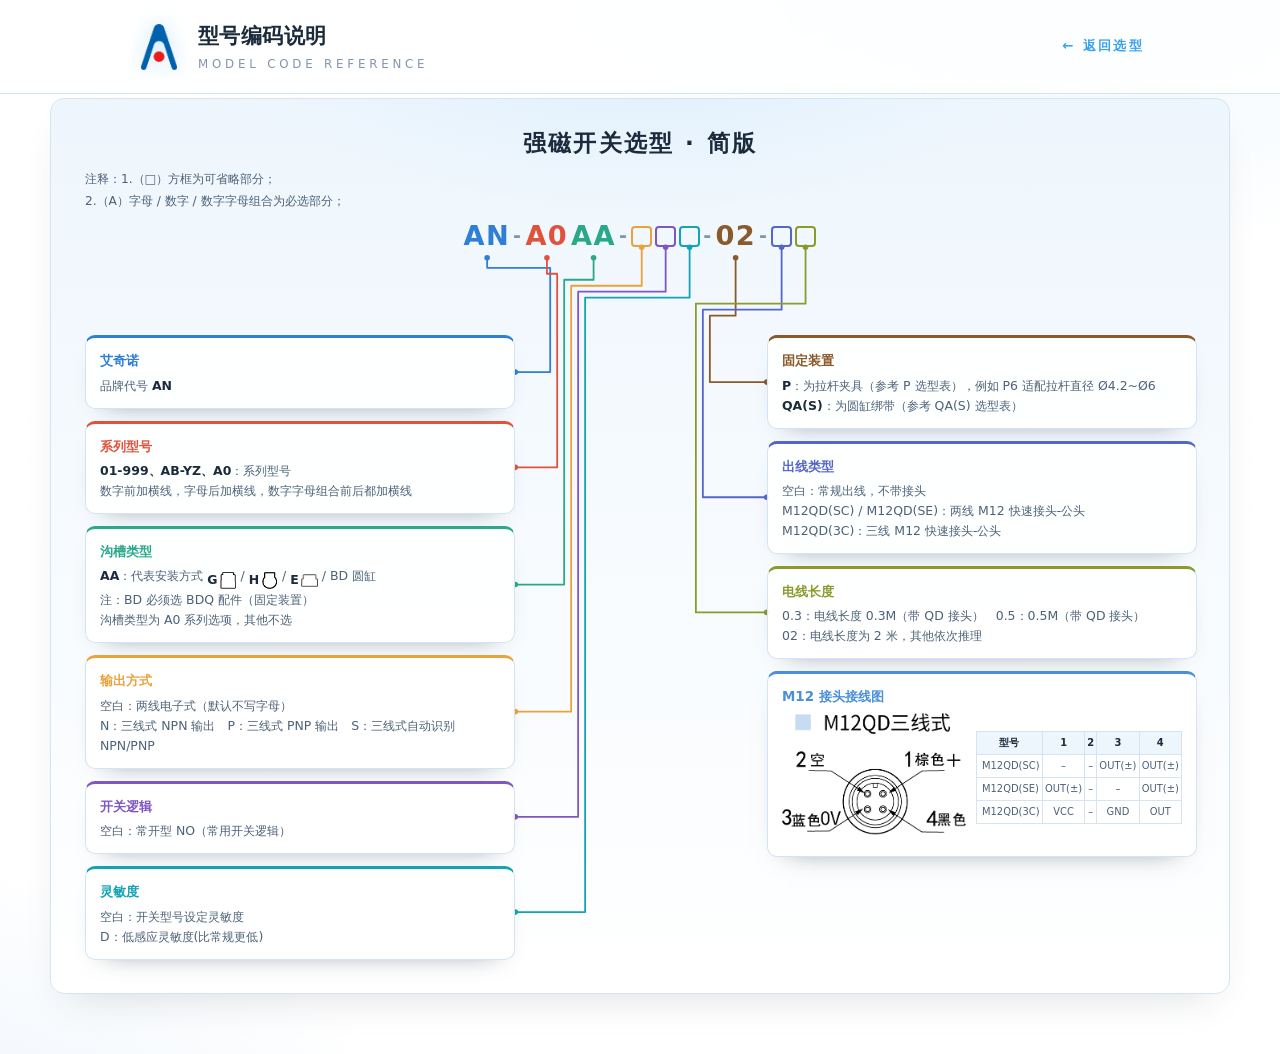
<file: modelcode.html>
<!DOCTYPE html>
<html lang="zh-CN">
<head>
  <meta charset="UTF-8" />
  <meta name="viewport" content="width=device-width, initial-scale=1.0" />
  <title>型号编码说明 | 艾奇诺</title>
  <link rel="stylesheet" href="styles.css" />
</head>
<body>
  <div class="grain"></div>

  <header class="masthead">
    <div class="masthead__inner">
      <div class="brand">
        <div class="brand__mark" aria-hidden="true">
          <img src="AN.png" alt="艾奇诺" />
        </div>
        <div class="brand__text">
          <h1>型号编码说明</h1>
          <p>Model Code Reference</p>
        </div>
      </div>
      <div class="docno">
        <a href="index.html">← 返回选型</a>
      </div>
    </div>
  </header>

  <main class="mc-page">
    <div class="mc-stage" id="mcStage">
      <div class="mc-title">强磁开关选型 · 简版</div>
      <div class="mc-note">
        注释：1.（□）方框为可省略部分；<br />
        2.（A）字母 / 数字 / 数字字母组合为必选部分；
      </div>

      <!-- 型号串 -->
      <div class="mc-code">
        <span class="seg" data-seg="an" data-color="#2f7fd6" style="--c:#2f7fd6">AN</span><i>-</i>
        <span class="seg" data-seg="series" data-color="#e0523c" style="--c:#e0523c">A0</span>
        <span class="seg" data-seg="mount" data-color="#2aa889" style="--c:#2aa889">AA</span><i>-</i>
        <span class="seg seg--box" data-seg="slot" data-color="#e8a33d" style="--c:#e8a33d"></span>
        <span class="seg seg--box" data-seg="out" data-color="#7e57c2" style="--c:#7e57c2"></span>
        <span class="seg seg--box" data-seg="logic" data-color="#12a3b4" style="--c:#12a3b4"></span><i>-</i>
        <span class="seg" data-seg="fix" data-color="#8b5a2b" style="--c:#8b5a2b">02</span><i>-</i>
        <span class="seg seg--box" data-seg="wire" data-color="#5566c9" style="--c:#5566c9"></span>
        <span class="seg seg--box" data-seg="len" data-color="#8a9a2b" style="--c:#8a9a2b"></span>
      </div>

      <svg class="mc-wires" id="mcWires" aria-hidden="true"></svg>

      <!-- 左列 -->
      <div class="mc-col mc-col--left">
        <div class="mc-card" data-wire data-seg="an" data-side="left" style="--c:#2f7fd6">
          <h3>艾奇诺</h3>
          <span>品牌代号 <b>AN</b></span>
        </div>

        <div class="mc-card" data-wire data-seg="series" data-side="left" style="--c:#e0523c">
          <h3>系列型号</h3>
          <span><b>01-999、AB-YZ、A0</b>：系列型号</span>
          <span>数字前加横线，字母后加横线，数字字母组合前后都加横线</span>
        </div>

        <div class="mc-card" data-wire data-seg="mount" data-side="left" style="--c:#2aa889">
          <h3>沟槽类型</h3>
          <span><b>AA</b>：代表安装方式
            <b class="mc-mnt">G<img src="G.png" alt="G 型" /></b> /
            <b class="mc-mnt">H<img src="H.png" alt="H 型" /></b> /
            <b class="mc-mnt">E<img src="E.png" alt="E 型" /></b> /
            BD 圆缸</span>
          <span>注：BD 必须选 BDQ 配件（固定装置）</span>
          <span>沟槽类型为 A0 系列选项，其他不选</span>
        </div>

        <div class="mc-card" data-wire data-seg="slot" data-side="left" style="--c:#e8a33d">
          <h3>输出方式</h3>
          <span>空白：两线电子式（默认不写字母）</span>
          <span>N：三线式 NPN 输出　P：三线式 PNP 输出　S：三线式自动识别 NPN/PNP</span>
        </div>

        <div class="mc-card" data-wire data-seg="out" data-side="left" style="--c:#7e57c2">
          <h3>开关逻辑</h3>
          <span>空白：常开型 NO（常用开关逻辑）</span>
        </div>

        <div class="mc-card" data-wire data-seg="logic" data-side="left" style="--c:#12a3b4">
          <h3>灵敏度</h3>
          <span>空白：开关型号设定灵敏度</span>
          <span>D：低感应灵敏度(比常规更低)</span>
        </div>
      </div>

      <!-- 右列 -->
      <div class="mc-col mc-col--right">
        <div class="mc-card" data-wire data-seg="fix" data-side="right" style="--c:#8b5a2b">
          <h3>固定装置</h3>
          <span><b>P</b>：为拉杆夹具（参考 P 选型表），例如 P6 适配拉杆直径 Ø4.2~Ø6</span>
          <span><b>QA(S)</b>：为圆缸绑带（参考 QA(S) 选型表）</span>
        </div>

        <div class="mc-card" data-wire data-seg="wire" data-side="right" style="--c:#5566c9">
          <h3>出线类型</h3>
          <span>空白：常规出线，不带接头</span>
          <span>M12QD(SC) / M12QD(SE)：两线 M12 快速接头-公头</span>
          <span>M12QD(3C)：三线 M12 快速接头-公头</span>
        </div>

        <div class="mc-card" data-wire data-seg="len" data-side="right" style="--c:#8a9a2b">
          <h3>电线长度</h3>
          <span>0.3：电线长度 0.3M（带 QD 接头）　0.5：0.5M（带 QD 接头）</span>
          <span>02：电线长度为 2 米，其他依次推理</span>
        </div>

        <div class="mc-card mc-m12" style="--c:#4a90d9">
          <h3>M12 接头接线图</h3>
          <div class="mc-m12__body">
            <img class="mc-m12__img" src="Image/qd-3wire.png" alt="M12QD 三线式接头接线图" />
            <table class="mc-table">
              <thead><tr><th>型号</th><th>1</th><th>2</th><th>3</th><th>4</th></tr></thead>
              <tbody>
                <tr><td>M12QD(SC)</td><td>–</td><td>–</td><td>OUT(±)</td><td>OUT(±)</td></tr>
                <tr><td>M12QD(SE)</td><td>OUT(±)</td><td>–</td><td>–</td><td>OUT(±)</td></tr>
                <tr><td>M12QD(3C)</td><td>VCC</td><td>–</td><td>GND</td><td>OUT</td></tr>
              </tbody>
            </table>
          </div>
        </div>
      </div>
    </div>
  </main>

  <script>
    /* 彩色引线：左列走中缝左侧通道，右列走中缝右侧通道，互不交叉 */
    (function () {
      var stage = document.getElementById("mcStage");
      var svg = document.getElementById("mcWires");
      if (!stage || !svg) return;

      var LEFT_X = 500;   // 左列通道起点
      var RIGHT_X = 646;  // 右列通道起点
      var STEP = 7;       // 相邻通道间距
      var LANE = 6;       // 相邻水平通道间距

      function draw() {
        var box = stage.getBoundingClientRect();
        var codeBottom = stage.querySelector(".mc-code").getBoundingClientRect().bottom - box.top;

        // 一张卡可接多条线（data-seg + data-seg-extra）
        var wires = [];
        [].slice.call(stage.querySelectorAll("[data-wire]")).forEach(function (t) {
          var side = t.dataset.side || "left";
          wires.push({ el: t, seg: t.dataset.seg, side: side, oy: 0 });
          if (t.dataset.segExtra) wires.push({ el: t, seg: t.dataset.segExtra, side: side, oy: 22 });
        });
        var lefts = wires.filter(function (w) { return w.side !== "right"; });
        var rights = wires.filter(function (w) { return w.side === "right"; });
        var out = "";

        function path(w, railX, laneY) {
          var seg = stage.querySelector('.mc-code .seg[data-seg="' + w.seg + '"]');
          if (!seg) return;
          var s = seg.getBoundingClientRect();
          var r = w.el.getBoundingClientRect();
          var ax = s.left - box.left + s.width / 2;
          var ay = s.bottom - box.top;
          var y2 = r.top - box.top + r.height / 2 + w.oy;
          var endX = (w.side === "right" ? r.left : r.right) - box.left;
          var d = "M" + ax + "," + ay + " V" + laneY + " H" + railX + " V" + y2 + " H" + endX;
          var c = seg.dataset.color;
          out += '<path d="' + d + '" fill="none" stroke="' + c + '" stroke-width="1.8" ' +
                 'stroke-linecap="round" stroke-linejoin="round"/>' +
                 '<circle cx="' + ax + '" cy="' + ay + '" r="2.8" fill="' + c + '"/>' +
                 '<circle cx="' + endX + '" cy="' + y2 + '" r="2.8" fill="' + c + '"/>';
        }

        // 左列：自上而下依次占通道
        lefts.forEach(function (w, k) {
          path(w, LEFT_X + k * STEP, codeBottom + 10 + k * LANE);
        });

        // 右列：型号串末尾的段走最上层，通道反向排布，避免与外层竖线交叉
        rights.forEach(function (w, k) {
          var lane = codeBottom + 10 + (lefts.length + rights.length - 1 - k) * LANE;
          path(w, RIGHT_X + (rights.length - 1 - k) * STEP, lane);
        });

        svg.setAttribute("viewBox", "0 0 " + box.width + " " + box.height);
        svg.innerHTML = out;
      }

      /* 画布高度按最低的卡片收缩 */
      function fit() {
        var top = stage.getBoundingClientRect().top;
        var bottom = 0;
        var cards = stage.querySelectorAll(".mc-card");
        for (var i = 0; i < cards.length; i++) {
          bottom = Math.max(bottom, cards[i].getBoundingClientRect().bottom - top);
        }
        var need = Math.round(bottom + 34);
        if (Math.abs(need - stage.offsetHeight) > 1) stage.style.height = need + "px";
      }

      function render() { fit(); draw(); }
      render();
      window.addEventListener("load", render);   // 图片加载后重新量取
      window.addEventListener("resize", render);
      if (window.ResizeObserver) new ResizeObserver(render).observe(stage);
    })();
  </script>
</body>
</html>
</file>
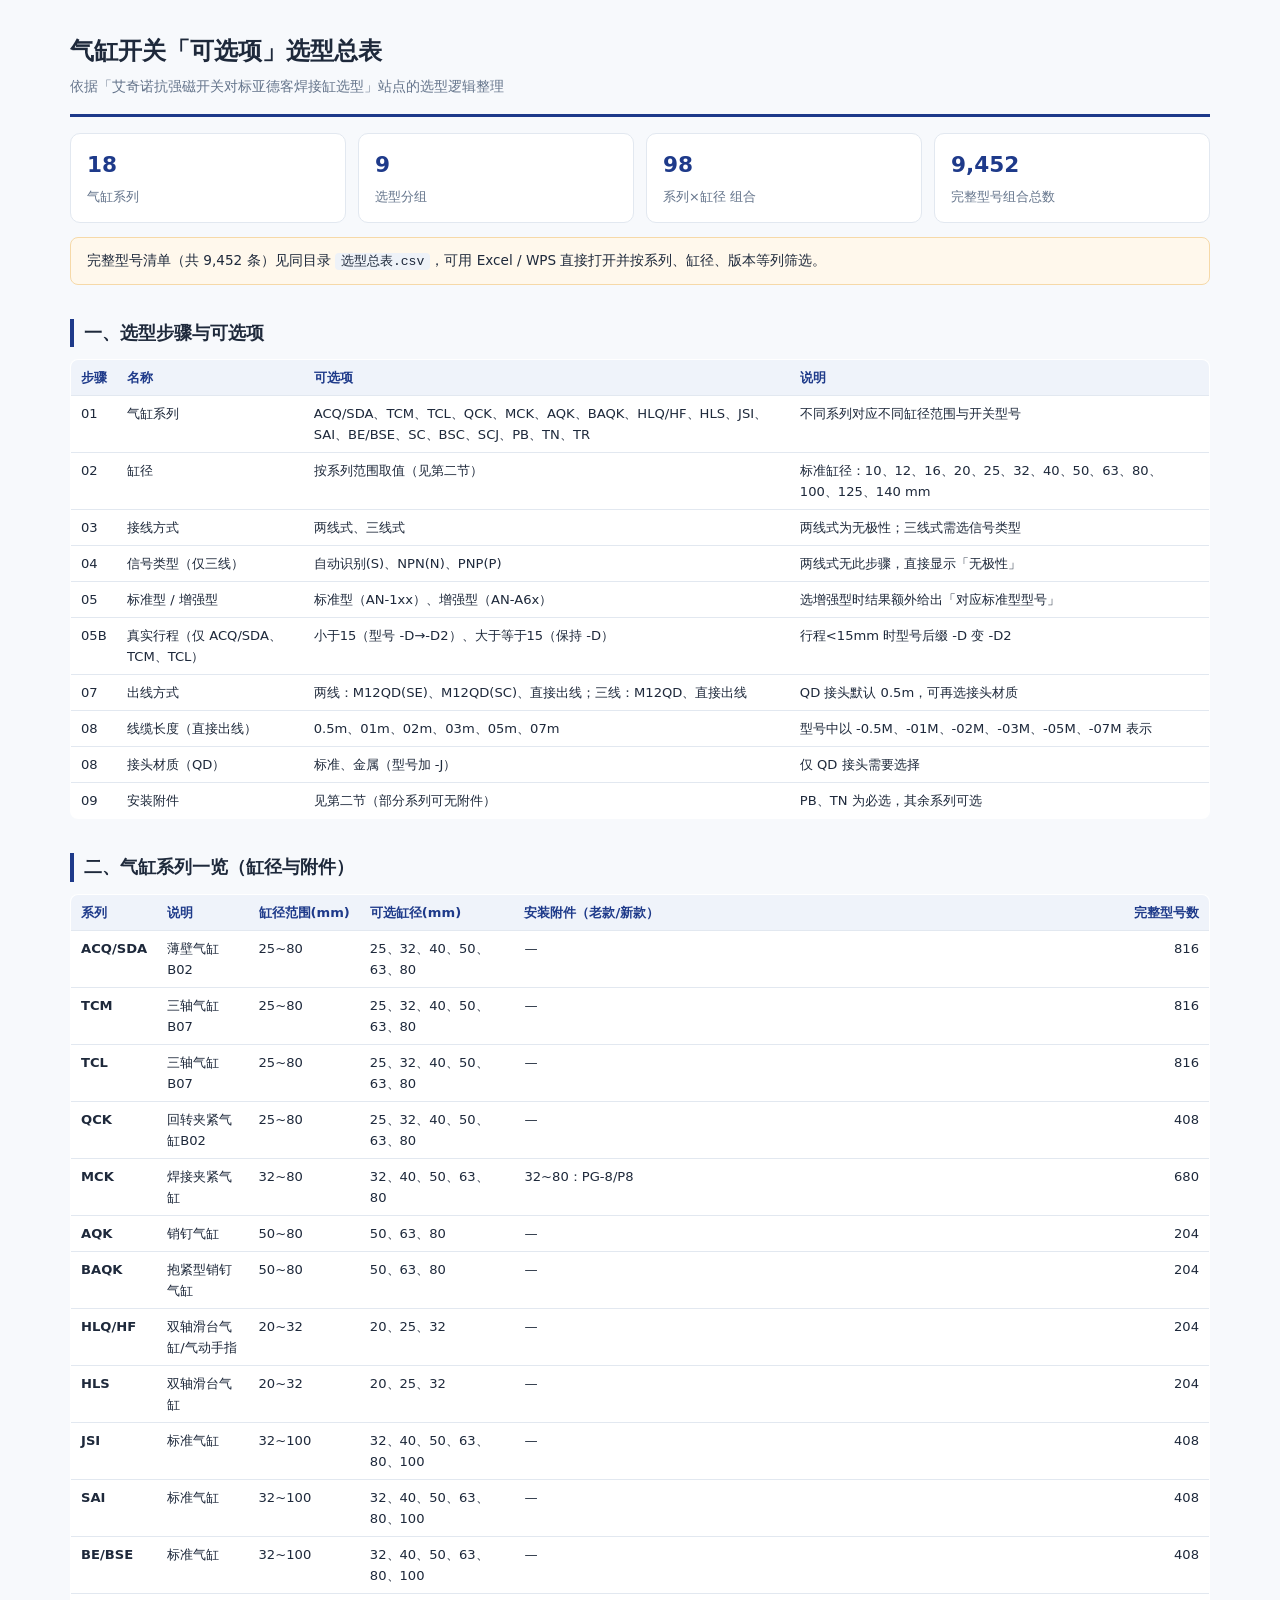
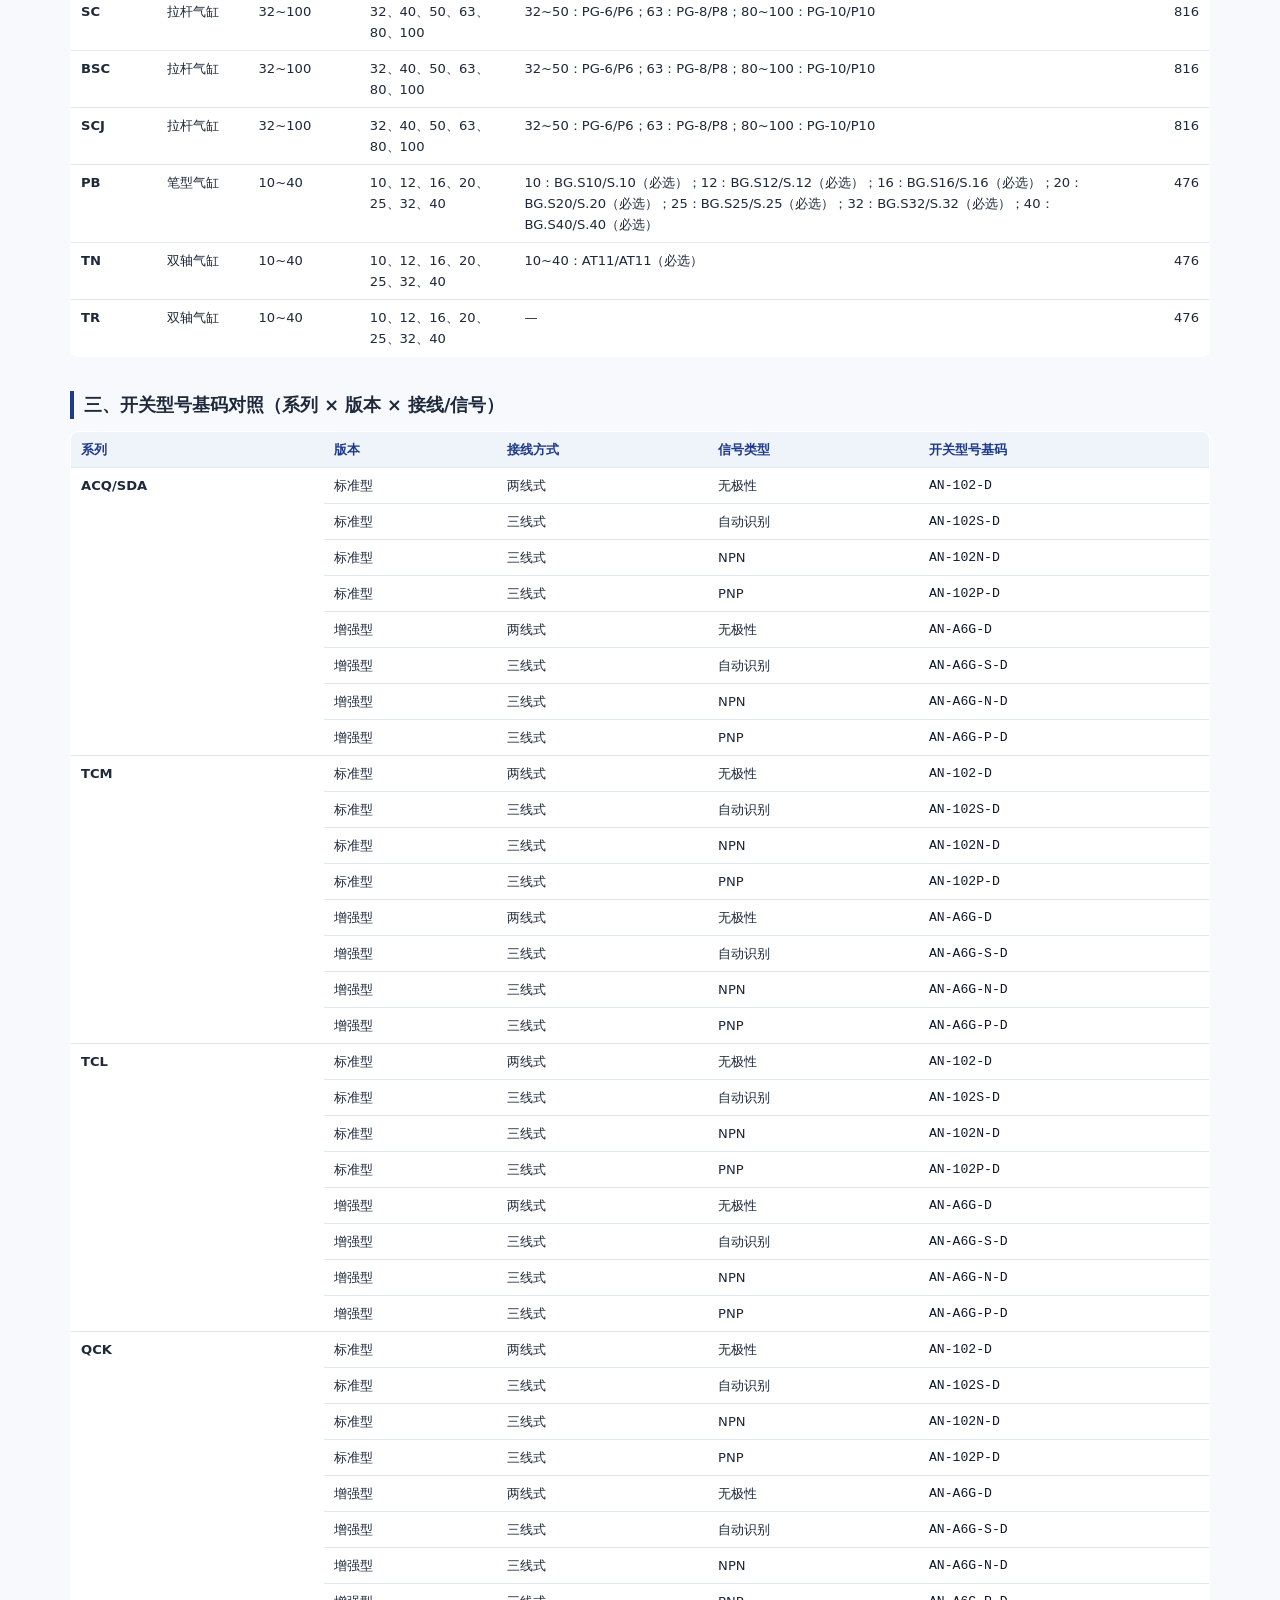
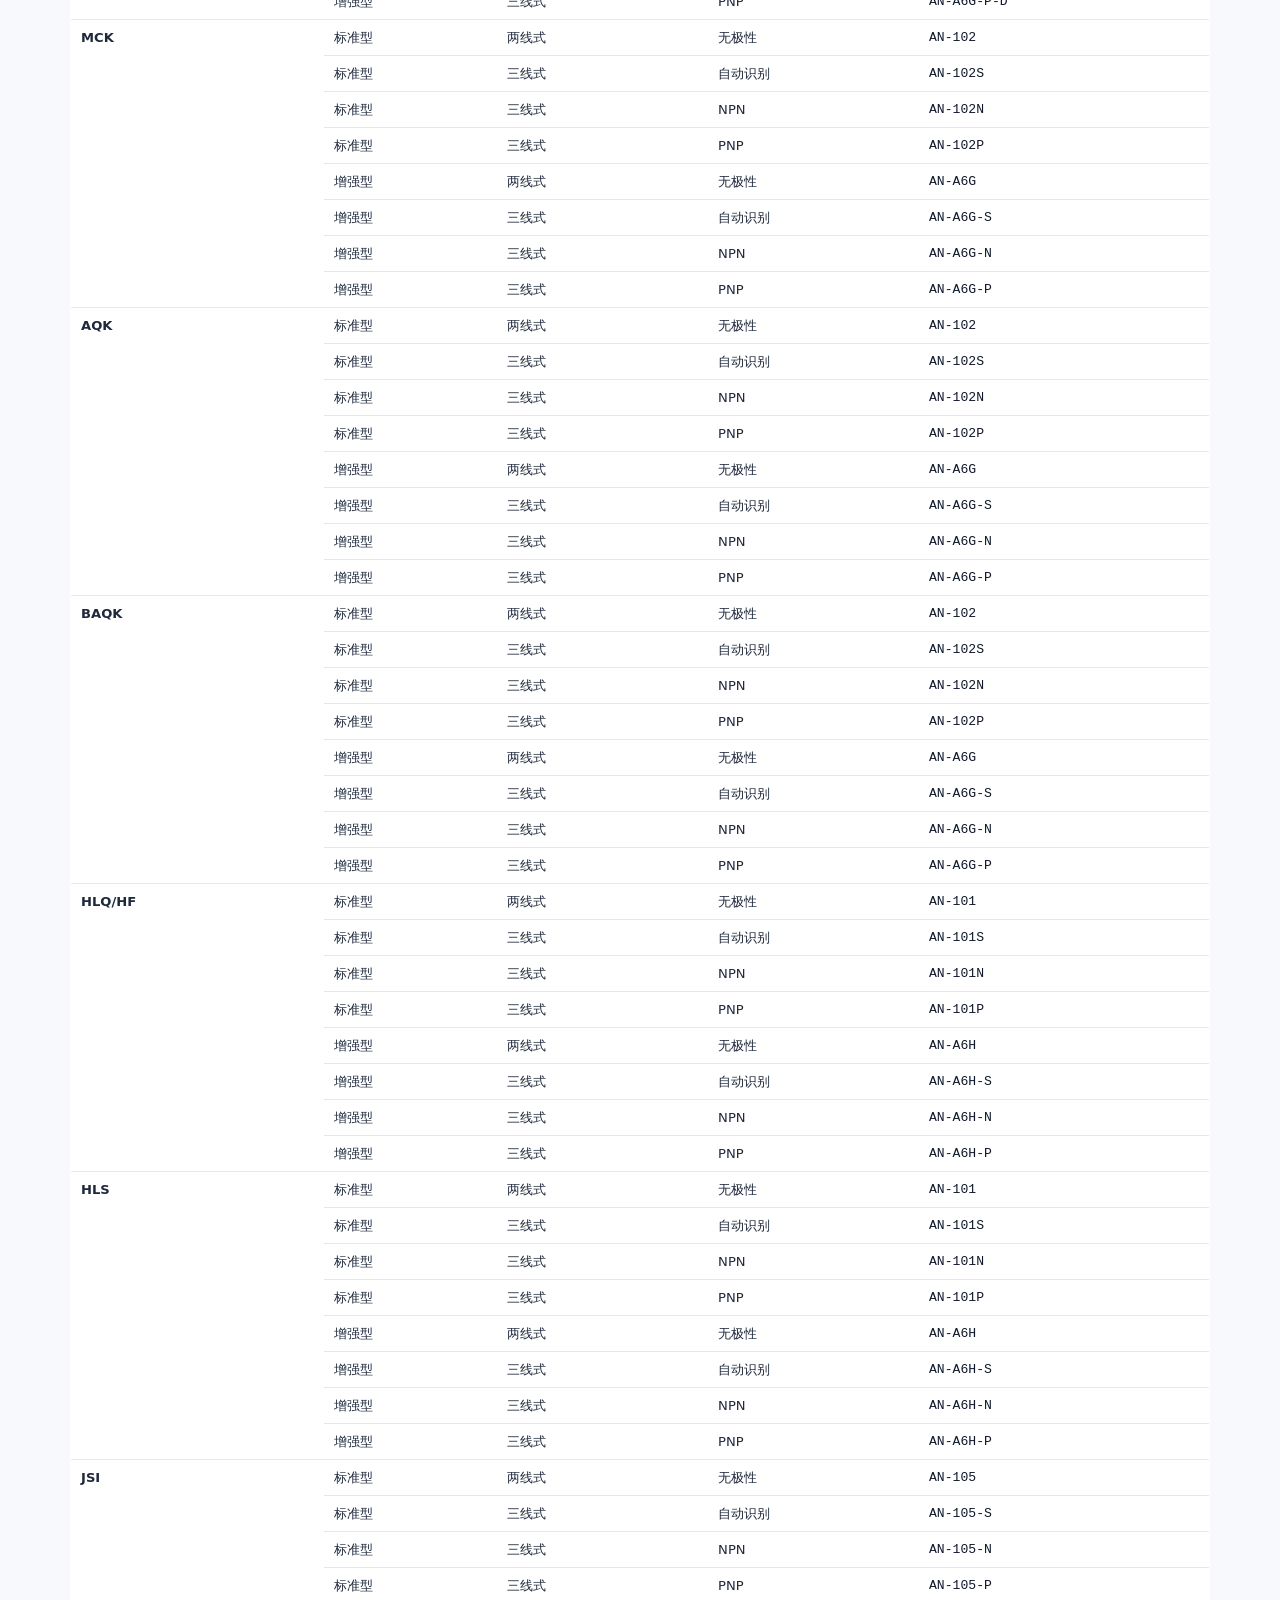
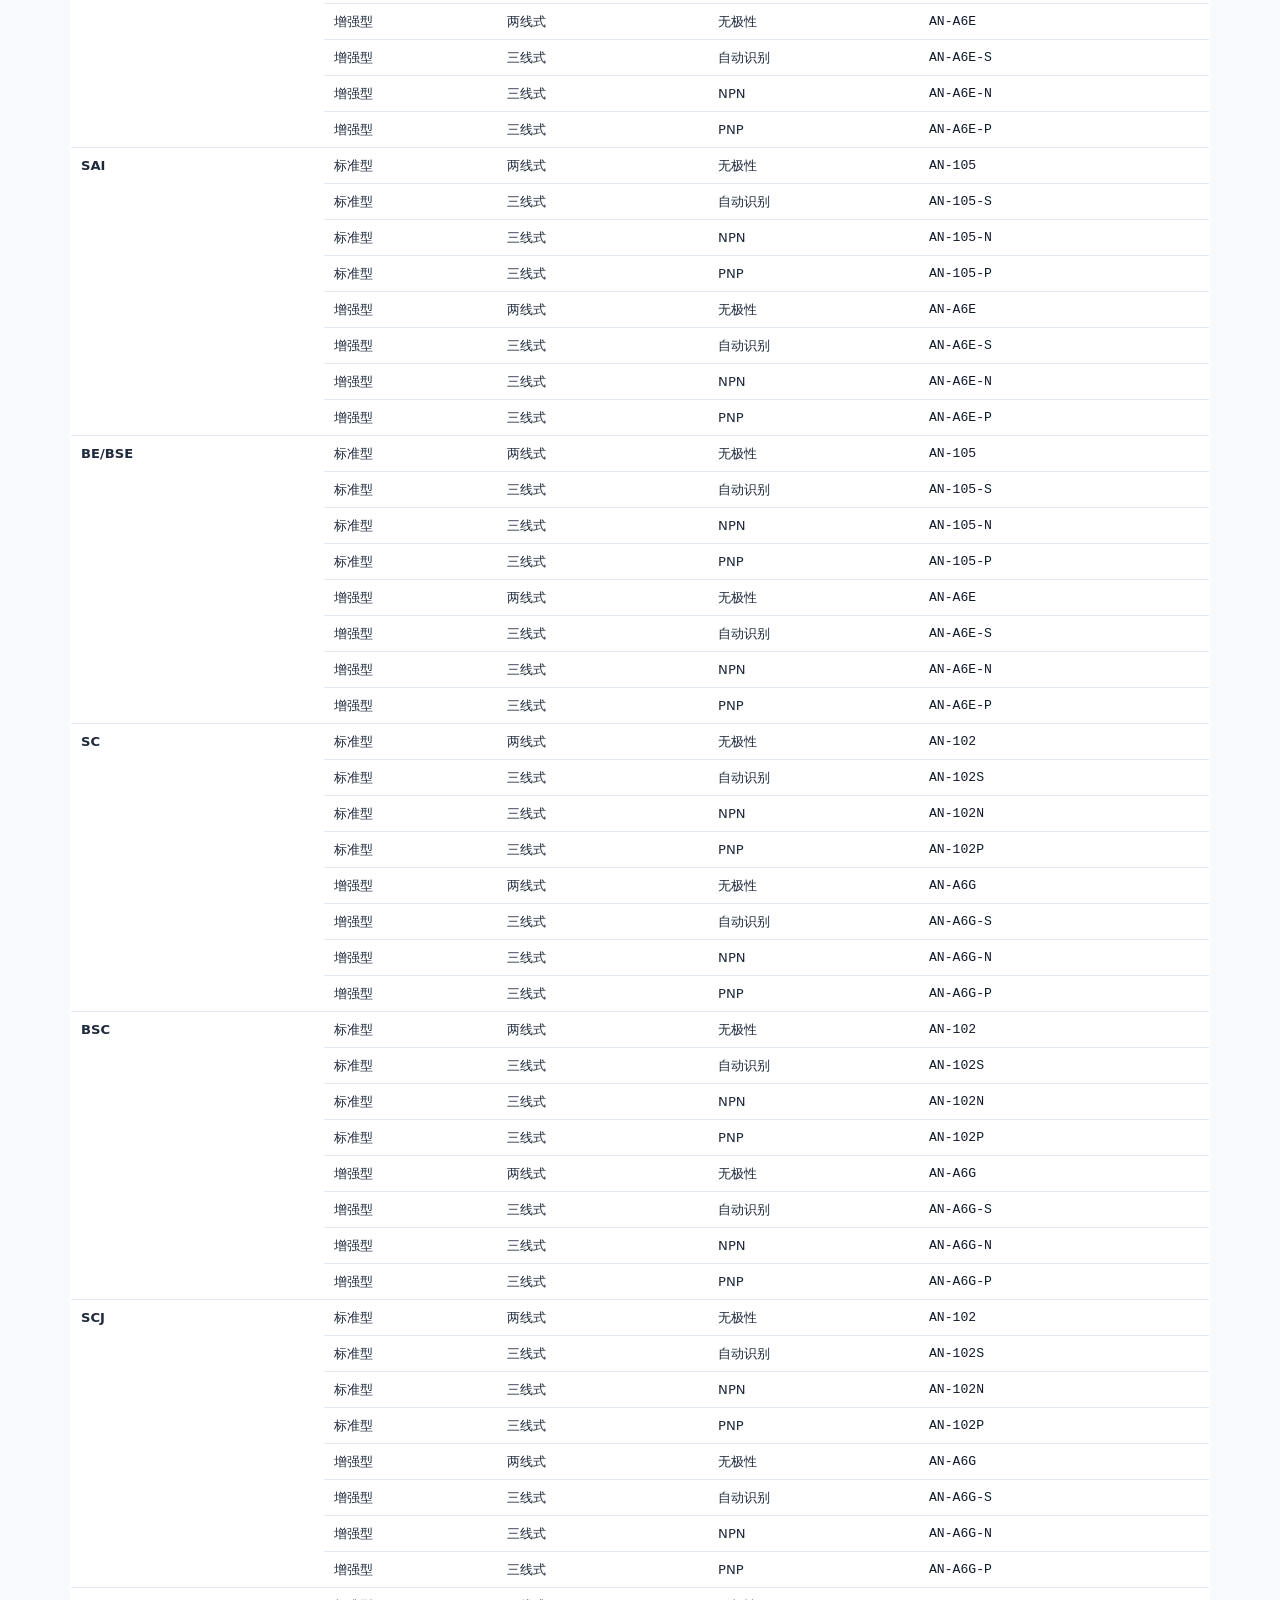
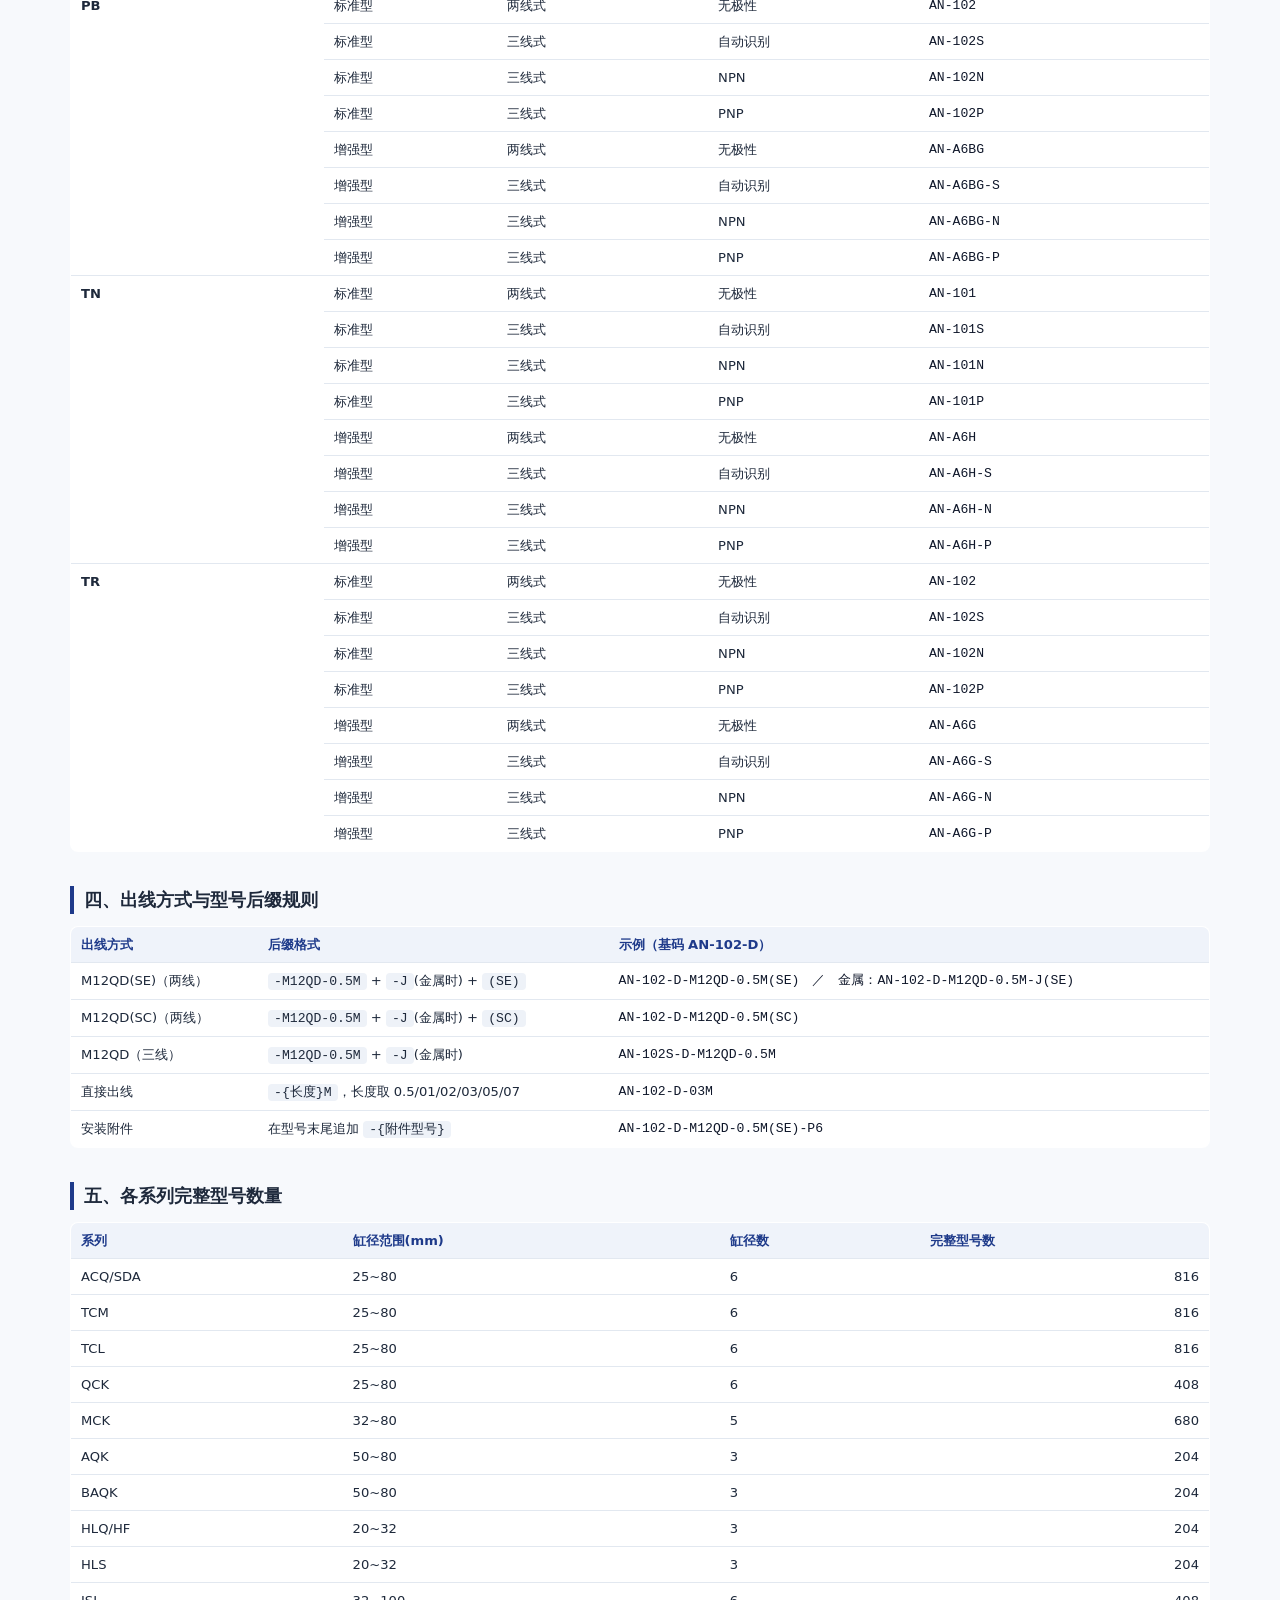
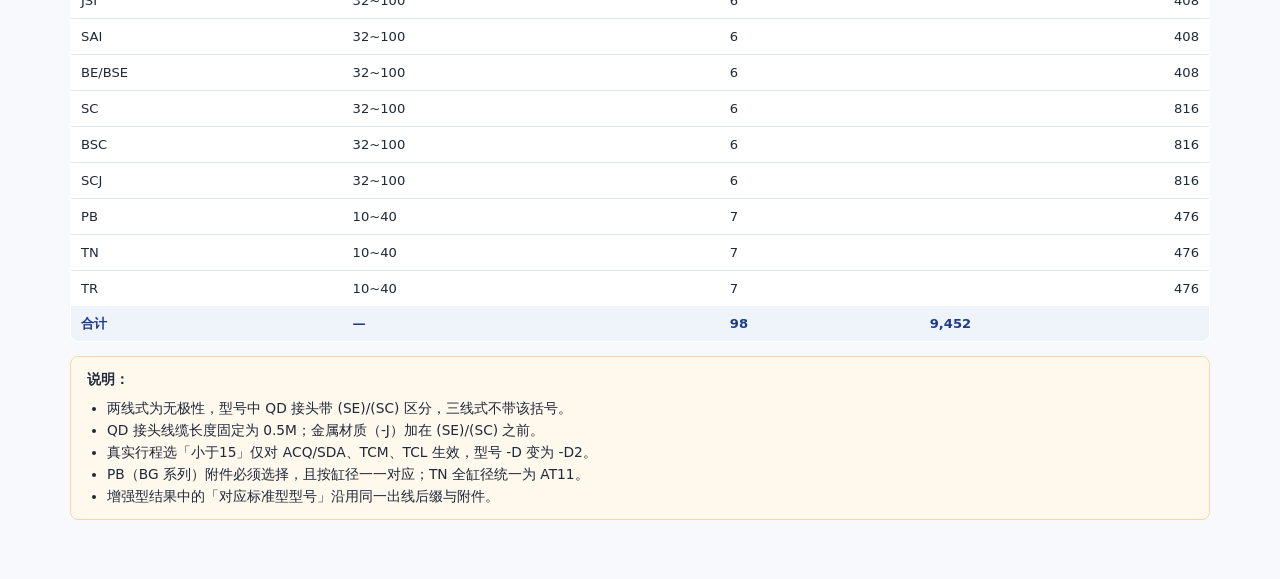
<file: 选型总表.html>
<!DOCTYPE html>
<html lang="zh-CN">
<head>
<meta charset="UTF-8"/>
<meta name="viewport" content="width=device-width, initial-scale=1.0"/>
<title>气缸开关选型总表</title>
<style>
  :root{--ink:#1e293b;--muted:#64748b;--line:#e2e8f0;--bg:#f7f9fc;--accent:#1e3a8a;--amber:#f4a63c}
  *{box-sizing:border-box}
  body{margin:0;background:var(--bg);color:var(--ink);font-family:"Microsoft YaHei","PingFang SC",system-ui,sans-serif;line-height:1.6}
  .wrap{max-width:1180px;margin:0 auto;padding:32px 20px 64px}
  header{border-bottom:3px solid var(--accent);padding-bottom:16px;margin-bottom:8px}
  h1{font-size:1.5rem;margin:0 0 6px}
  .sub{color:var(--muted);font-size:.85rem}
  h2{font-size:1.1rem;margin:34px 0 12px;padding-left:10px;border-left:4px solid var(--accent)}
  .cards{display:flex;flex-wrap:wrap;gap:12px;margin:16px 0 4px}
  .card{flex:1 1 160px;background:#fff;border:1px solid var(--line);border-radius:10px;padding:14px 16px}
  .card b{display:block;font-size:1.35rem;color:var(--accent)}
  .card span{color:var(--muted);font-size:.8rem}
  table{width:100%;border-collapse:collapse;background:#fff;border:1px solid var(--line);border-radius:8px;overflow:hidden;font-size:.82rem}
  th,td{border-bottom:1px solid var(--line);padding:7px 10px;text-align:left;vertical-align:top}
  th{background:#eff3fa;color:var(--accent);font-weight:600;white-space:nowrap}
  tr:last-child td{border-bottom:none}
  td.code,.code{font-family:Consolas,Menlo,monospace;color:#0f172a;white-space:nowrap}
  td.n{text-align:right;font-variant-numeric:tabular-nums}
  .note{background:#fff8ec;border:1px solid #f6d9a8;border-radius:8px;padding:12px 16px;font-size:.85rem;margin-top:14px}
  ul{margin:6px 0 0;padding-left:20px;font-size:.86rem}
  code{background:#eef2f8;padding:1px 6px;border-radius:4px;font-family:Consolas,Menlo,monospace;font-size:.82rem}
  .foot{margin-top:40px;color:var(--muted);font-size:.78rem;border-top:1px solid var(--line);padding-top:12px}
</style>
</head>
<body>
<div class="wrap">
  <header>
    <h1>气缸开关「可选项」选型总表</h1>
    <div class="sub">依据「艾奇诺抗强磁开关对标亚德客焊接缸选型」站点的选型逻辑整理</div>
  </header>

  <div class="cards">
    <div class="card"><b>18</b><span>气缸系列</span></div>
    <div class="card"><b>9</b><span>选型分组</span></div>
    <div class="card"><b>98</b><span>系列×缸径 组合</span></div>
    <div class="card"><b>9,452</b><span>完整型号组合总数</span></div>
  </div>
  <div class="note">完整型号清单（共 9,452 条）见同目录 <code>选型总表.csv</code>，可用 Excel / WPS 直接打开并按系列、缸径、版本等列筛选。</div>

  <h2>一、选型步骤与可选项</h2>
  <table>
    <thead><tr><th>步骤</th><th>名称</th><th>可选项</th><th>说明</th></tr></thead>
    <tbody>
      <tr><td>01</td><td>气缸系列</td><td>ACQ/SDA、TCM、TCL、QCK、MCK、AQK、BAQK、HLQ/HF、HLS、JSI、SAI、BE/BSE、SC、BSC、SCJ、PB、TN、TR</td><td>不同系列对应不同缸径范围与开关型号</td></tr>
      <tr><td>02</td><td>缸径</td><td>按系列范围取值（见第二节）</td><td>标准缸径：10、12、16、20、25、32、40、50、63、80、100、125、140 mm</td></tr>
      <tr><td>03</td><td>接线方式</td><td>两线式、三线式</td><td>两线式为无极性；三线式需选信号类型</td></tr>
      <tr><td>04</td><td>信号类型（仅三线）</td><td>自动识别(S)、NPN(N)、PNP(P)</td><td>两线式无此步骤，直接显示「无极性」</td></tr>
      <tr><td>05</td><td>标准型 / 增强型</td><td>标准型（AN-1xx）、增强型（AN-A6x）</td><td>选增强型时结果额外给出「对应标准型型号」</td></tr>
      <tr><td>05B</td><td>真实行程（仅 ACQ/SDA、TCM、TCL）</td><td>小于15（型号 -D→-D2）、大于等于15（保持 -D）</td><td>行程&lt;15mm 时型号后缀 -D 变 -D2</td></tr>
      <tr><td>07</td><td>出线方式</td><td>两线：M12QD(SE)、M12QD(SC)、直接出线；三线：M12QD、直接出线</td><td>QD 接头默认 0.5m，可再选接头材质</td></tr>
      <tr><td>08</td><td>线缆长度（直接出线）</td><td>0.5m、01m、02m、03m、05m、07m</td><td>型号中以 -0.5M、-01M、-02M、-03M、-05M、-07M 表示</td></tr>
      <tr><td>08</td><td>接头材质（QD）</td><td>标准、金属（型号加 -J）</td><td>仅 QD 接头需要选择</td></tr>
      <tr><td>09</td><td>安装附件</td><td>见第二节（部分系列可无附件）</td><td>PB、TN 为必选，其余系列可选</td></tr>
    </tbody>
  </table>

  <h2>二、气缸系列一览（缸径与附件）</h2>
  <table>
    <thead><tr><th>系列</th><th>说明</th><th>缸径范围(mm)</th><th>可选缸径(mm)</th><th>安装附件（老款/新款）</th><th>完整型号数</th></tr></thead>
    <tbody><tr><td><b>ACQ/SDA</b></td><td>薄壁气缸B02</td><td>25~80</td><td>25、32、40、50、63、80</td><td>—</td><td class="n">816</td></tr>
<tr><td><b>TCM</b></td><td>三轴气缸B07</td><td>25~80</td><td>25、32、40、50、63、80</td><td>—</td><td class="n">816</td></tr>
<tr><td><b>TCL</b></td><td>三轴气缸B07</td><td>25~80</td><td>25、32、40、50、63、80</td><td>—</td><td class="n">816</td></tr>
<tr><td><b>QCK</b></td><td>回转夹紧气缸B02</td><td>25~80</td><td>25、32、40、50、63、80</td><td>—</td><td class="n">408</td></tr>
<tr><td><b>MCK</b></td><td>焊接夹紧气缸</td><td>32~80</td><td>32、40、50、63、80</td><td>32~80：PG-8/P8</td><td class="n">680</td></tr>
<tr><td><b>AQK</b></td><td>销钉气缸</td><td>50~80</td><td>50、63、80</td><td>—</td><td class="n">204</td></tr>
<tr><td><b>BAQK</b></td><td>抱紧型销钉气缸</td><td>50~80</td><td>50、63、80</td><td>—</td><td class="n">204</td></tr>
<tr><td><b>HLQ/HF</b></td><td>双轴滑台气缸/气动手指</td><td>20~32</td><td>20、25、32</td><td>—</td><td class="n">204</td></tr>
<tr><td><b>HLS</b></td><td>双轴滑台气缸</td><td>20~32</td><td>20、25、32</td><td>—</td><td class="n">204</td></tr>
<tr><td><b>JSI</b></td><td>标准气缸</td><td>32~100</td><td>32、40、50、63、80、100</td><td>—</td><td class="n">408</td></tr>
<tr><td><b>SAI</b></td><td>标准气缸</td><td>32~100</td><td>32、40、50、63、80、100</td><td>—</td><td class="n">408</td></tr>
<tr><td><b>BE/BSE</b></td><td>标准气缸</td><td>32~100</td><td>32、40、50、63、80、100</td><td>—</td><td class="n">408</td></tr>
<tr><td><b>SC</b></td><td>拉杆气缸</td><td>32~100</td><td>32、40、50、63、80、100</td><td>32~50：PG-6/P6；63：PG-8/P8；80~100：PG-10/P10</td><td class="n">816</td></tr>
<tr><td><b>BSC</b></td><td>拉杆气缸</td><td>32~100</td><td>32、40、50、63、80、100</td><td>32~50：PG-6/P6；63：PG-8/P8；80~100：PG-10/P10</td><td class="n">816</td></tr>
<tr><td><b>SCJ</b></td><td>拉杆气缸</td><td>32~100</td><td>32、40、50、63、80、100</td><td>32~50：PG-6/P6；63：PG-8/P8；80~100：PG-10/P10</td><td class="n">816</td></tr>
<tr><td><b>PB</b></td><td>笔型气缸</td><td>10~40</td><td>10、12、16、20、25、32、40</td><td>10：BG.S10/S.10（必选）；12：BG.S12/S.12（必选）；16：BG.S16/S.16（必选）；20：BG.S20/S.20（必选）；25：BG.S25/S.25（必选）；32：BG.S32/S.32（必选）；40：BG.S40/S.40（必选）</td><td class="n">476</td></tr>
<tr><td><b>TN</b></td><td>双轴气缸</td><td>10~40</td><td>10、12、16、20、25、32、40</td><td>10~40：AT11/AT11（必选）</td><td class="n">476</td></tr>
<tr><td><b>TR</b></td><td>双轴气缸</td><td>10~40</td><td>10、12、16、20、25、32、40</td><td>—</td><td class="n">476</td></tr></tbody>
  </table>

  <h2>三、开关型号基码对照（系列 × 版本 × 接线/信号）</h2>
  <table>
    <thead><tr><th>系列</th><th>版本</th><th>接线方式</th><th>信号类型</th><th>开关型号基码</th></tr></thead>
    <tbody><tr><td rowspan="8"><b>ACQ/SDA</b></td><td>标准型</td><td>两线式</td><td>无极性</td><td class="code">AN-102-D</td></tr>
<tr><td>标准型</td><td>三线式</td><td>自动识别</td><td class="code">AN-102S-D</td></tr>
<tr><td>标准型</td><td>三线式</td><td>NPN</td><td class="code">AN-102N-D</td></tr>
<tr><td>标准型</td><td>三线式</td><td>PNP</td><td class="code">AN-102P-D</td></tr>
<tr><td>增强型</td><td>两线式</td><td>无极性</td><td class="code">AN-A6G-D</td></tr>
<tr><td>增强型</td><td>三线式</td><td>自动识别</td><td class="code">AN-A6G-S-D</td></tr>
<tr><td>增强型</td><td>三线式</td><td>NPN</td><td class="code">AN-A6G-N-D</td></tr>
<tr><td>增强型</td><td>三线式</td><td>PNP</td><td class="code">AN-A6G-P-D</td></tr>
<tr><td rowspan="8"><b>TCM</b></td><td>标准型</td><td>两线式</td><td>无极性</td><td class="code">AN-102-D</td></tr>
<tr><td>标准型</td><td>三线式</td><td>自动识别</td><td class="code">AN-102S-D</td></tr>
<tr><td>标准型</td><td>三线式</td><td>NPN</td><td class="code">AN-102N-D</td></tr>
<tr><td>标准型</td><td>三线式</td><td>PNP</td><td class="code">AN-102P-D</td></tr>
<tr><td>增强型</td><td>两线式</td><td>无极性</td><td class="code">AN-A6G-D</td></tr>
<tr><td>增强型</td><td>三线式</td><td>自动识别</td><td class="code">AN-A6G-S-D</td></tr>
<tr><td>增强型</td><td>三线式</td><td>NPN</td><td class="code">AN-A6G-N-D</td></tr>
<tr><td>增强型</td><td>三线式</td><td>PNP</td><td class="code">AN-A6G-P-D</td></tr>
<tr><td rowspan="8"><b>TCL</b></td><td>标准型</td><td>两线式</td><td>无极性</td><td class="code">AN-102-D</td></tr>
<tr><td>标准型</td><td>三线式</td><td>自动识别</td><td class="code">AN-102S-D</td></tr>
<tr><td>标准型</td><td>三线式</td><td>NPN</td><td class="code">AN-102N-D</td></tr>
<tr><td>标准型</td><td>三线式</td><td>PNP</td><td class="code">AN-102P-D</td></tr>
<tr><td>增强型</td><td>两线式</td><td>无极性</td><td class="code">AN-A6G-D</td></tr>
<tr><td>增强型</td><td>三线式</td><td>自动识别</td><td class="code">AN-A6G-S-D</td></tr>
<tr><td>增强型</td><td>三线式</td><td>NPN</td><td class="code">AN-A6G-N-D</td></tr>
<tr><td>增强型</td><td>三线式</td><td>PNP</td><td class="code">AN-A6G-P-D</td></tr>
<tr><td rowspan="8"><b>QCK</b></td><td>标准型</td><td>两线式</td><td>无极性</td><td class="code">AN-102-D</td></tr>
<tr><td>标准型</td><td>三线式</td><td>自动识别</td><td class="code">AN-102S-D</td></tr>
<tr><td>标准型</td><td>三线式</td><td>NPN</td><td class="code">AN-102N-D</td></tr>
<tr><td>标准型</td><td>三线式</td><td>PNP</td><td class="code">AN-102P-D</td></tr>
<tr><td>增强型</td><td>两线式</td><td>无极性</td><td class="code">AN-A6G-D</td></tr>
<tr><td>增强型</td><td>三线式</td><td>自动识别</td><td class="code">AN-A6G-S-D</td></tr>
<tr><td>增强型</td><td>三线式</td><td>NPN</td><td class="code">AN-A6G-N-D</td></tr>
<tr><td>增强型</td><td>三线式</td><td>PNP</td><td class="code">AN-A6G-P-D</td></tr>
<tr><td rowspan="8"><b>MCK</b></td><td>标准型</td><td>两线式</td><td>无极性</td><td class="code">AN-102</td></tr>
<tr><td>标准型</td><td>三线式</td><td>自动识别</td><td class="code">AN-102S</td></tr>
<tr><td>标准型</td><td>三线式</td><td>NPN</td><td class="code">AN-102N</td></tr>
<tr><td>标准型</td><td>三线式</td><td>PNP</td><td class="code">AN-102P</td></tr>
<tr><td>增强型</td><td>两线式</td><td>无极性</td><td class="code">AN-A6G</td></tr>
<tr><td>增强型</td><td>三线式</td><td>自动识别</td><td class="code">AN-A6G-S</td></tr>
<tr><td>增强型</td><td>三线式</td><td>NPN</td><td class="code">AN-A6G-N</td></tr>
<tr><td>增强型</td><td>三线式</td><td>PNP</td><td class="code">AN-A6G-P</td></tr>
<tr><td rowspan="8"><b>AQK</b></td><td>标准型</td><td>两线式</td><td>无极性</td><td class="code">AN-102</td></tr>
<tr><td>标准型</td><td>三线式</td><td>自动识别</td><td class="code">AN-102S</td></tr>
<tr><td>标准型</td><td>三线式</td><td>NPN</td><td class="code">AN-102N</td></tr>
<tr><td>标准型</td><td>三线式</td><td>PNP</td><td class="code">AN-102P</td></tr>
<tr><td>增强型</td><td>两线式</td><td>无极性</td><td class="code">AN-A6G</td></tr>
<tr><td>增强型</td><td>三线式</td><td>自动识别</td><td class="code">AN-A6G-S</td></tr>
<tr><td>增强型</td><td>三线式</td><td>NPN</td><td class="code">AN-A6G-N</td></tr>
<tr><td>增强型</td><td>三线式</td><td>PNP</td><td class="code">AN-A6G-P</td></tr>
<tr><td rowspan="8"><b>BAQK</b></td><td>标准型</td><td>两线式</td><td>无极性</td><td class="code">AN-102</td></tr>
<tr><td>标准型</td><td>三线式</td><td>自动识别</td><td class="code">AN-102S</td></tr>
<tr><td>标准型</td><td>三线式</td><td>NPN</td><td class="code">AN-102N</td></tr>
<tr><td>标准型</td><td>三线式</td><td>PNP</td><td class="code">AN-102P</td></tr>
<tr><td>增强型</td><td>两线式</td><td>无极性</td><td class="code">AN-A6G</td></tr>
<tr><td>增强型</td><td>三线式</td><td>自动识别</td><td class="code">AN-A6G-S</td></tr>
<tr><td>增强型</td><td>三线式</td><td>NPN</td><td class="code">AN-A6G-N</td></tr>
<tr><td>增强型</td><td>三线式</td><td>PNP</td><td class="code">AN-A6G-P</td></tr>
<tr><td rowspan="8"><b>HLQ/HF</b></td><td>标准型</td><td>两线式</td><td>无极性</td><td class="code">AN-101</td></tr>
<tr><td>标准型</td><td>三线式</td><td>自动识别</td><td class="code">AN-101S</td></tr>
<tr><td>标准型</td><td>三线式</td><td>NPN</td><td class="code">AN-101N</td></tr>
<tr><td>标准型</td><td>三线式</td><td>PNP</td><td class="code">AN-101P</td></tr>
<tr><td>增强型</td><td>两线式</td><td>无极性</td><td class="code">AN-A6H</td></tr>
<tr><td>增强型</td><td>三线式</td><td>自动识别</td><td class="code">AN-A6H-S</td></tr>
<tr><td>增强型</td><td>三线式</td><td>NPN</td><td class="code">AN-A6H-N</td></tr>
<tr><td>增强型</td><td>三线式</td><td>PNP</td><td class="code">AN-A6H-P</td></tr>
<tr><td rowspan="8"><b>HLS</b></td><td>标准型</td><td>两线式</td><td>无极性</td><td class="code">AN-101</td></tr>
<tr><td>标准型</td><td>三线式</td><td>自动识别</td><td class="code">AN-101S</td></tr>
<tr><td>标准型</td><td>三线式</td><td>NPN</td><td class="code">AN-101N</td></tr>
<tr><td>标准型</td><td>三线式</td><td>PNP</td><td class="code">AN-101P</td></tr>
<tr><td>增强型</td><td>两线式</td><td>无极性</td><td class="code">AN-A6H</td></tr>
<tr><td>增强型</td><td>三线式</td><td>自动识别</td><td class="code">AN-A6H-S</td></tr>
<tr><td>增强型</td><td>三线式</td><td>NPN</td><td class="code">AN-A6H-N</td></tr>
<tr><td>增强型</td><td>三线式</td><td>PNP</td><td class="code">AN-A6H-P</td></tr>
<tr><td rowspan="8"><b>JSI</b></td><td>标准型</td><td>两线式</td><td>无极性</td><td class="code">AN-105</td></tr>
<tr><td>标准型</td><td>三线式</td><td>自动识别</td><td class="code">AN-105-S</td></tr>
<tr><td>标准型</td><td>三线式</td><td>NPN</td><td class="code">AN-105-N</td></tr>
<tr><td>标准型</td><td>三线式</td><td>PNP</td><td class="code">AN-105-P</td></tr>
<tr><td>增强型</td><td>两线式</td><td>无极性</td><td class="code">AN-A6E</td></tr>
<tr><td>增强型</td><td>三线式</td><td>自动识别</td><td class="code">AN-A6E-S</td></tr>
<tr><td>增强型</td><td>三线式</td><td>NPN</td><td class="code">AN-A6E-N</td></tr>
<tr><td>增强型</td><td>三线式</td><td>PNP</td><td class="code">AN-A6E-P</td></tr>
<tr><td rowspan="8"><b>SAI</b></td><td>标准型</td><td>两线式</td><td>无极性</td><td class="code">AN-105</td></tr>
<tr><td>标准型</td><td>三线式</td><td>自动识别</td><td class="code">AN-105-S</td></tr>
<tr><td>标准型</td><td>三线式</td><td>NPN</td><td class="code">AN-105-N</td></tr>
<tr><td>标准型</td><td>三线式</td><td>PNP</td><td class="code">AN-105-P</td></tr>
<tr><td>增强型</td><td>两线式</td><td>无极性</td><td class="code">AN-A6E</td></tr>
<tr><td>增强型</td><td>三线式</td><td>自动识别</td><td class="code">AN-A6E-S</td></tr>
<tr><td>增强型</td><td>三线式</td><td>NPN</td><td class="code">AN-A6E-N</td></tr>
<tr><td>增强型</td><td>三线式</td><td>PNP</td><td class="code">AN-A6E-P</td></tr>
<tr><td rowspan="8"><b>BE/BSE</b></td><td>标准型</td><td>两线式</td><td>无极性</td><td class="code">AN-105</td></tr>
<tr><td>标准型</td><td>三线式</td><td>自动识别</td><td class="code">AN-105-S</td></tr>
<tr><td>标准型</td><td>三线式</td><td>NPN</td><td class="code">AN-105-N</td></tr>
<tr><td>标准型</td><td>三线式</td><td>PNP</td><td class="code">AN-105-P</td></tr>
<tr><td>增强型</td><td>两线式</td><td>无极性</td><td class="code">AN-A6E</td></tr>
<tr><td>增强型</td><td>三线式</td><td>自动识别</td><td class="code">AN-A6E-S</td></tr>
<tr><td>增强型</td><td>三线式</td><td>NPN</td><td class="code">AN-A6E-N</td></tr>
<tr><td>增强型</td><td>三线式</td><td>PNP</td><td class="code">AN-A6E-P</td></tr>
<tr><td rowspan="8"><b>SC</b></td><td>标准型</td><td>两线式</td><td>无极性</td><td class="code">AN-102</td></tr>
<tr><td>标准型</td><td>三线式</td><td>自动识别</td><td class="code">AN-102S</td></tr>
<tr><td>标准型</td><td>三线式</td><td>NPN</td><td class="code">AN-102N</td></tr>
<tr><td>标准型</td><td>三线式</td><td>PNP</td><td class="code">AN-102P</td></tr>
<tr><td>增强型</td><td>两线式</td><td>无极性</td><td class="code">AN-A6G</td></tr>
<tr><td>增强型</td><td>三线式</td><td>自动识别</td><td class="code">AN-A6G-S</td></tr>
<tr><td>增强型</td><td>三线式</td><td>NPN</td><td class="code">AN-A6G-N</td></tr>
<tr><td>增强型</td><td>三线式</td><td>PNP</td><td class="code">AN-A6G-P</td></tr>
<tr><td rowspan="8"><b>BSC</b></td><td>标准型</td><td>两线式</td><td>无极性</td><td class="code">AN-102</td></tr>
<tr><td>标准型</td><td>三线式</td><td>自动识别</td><td class="code">AN-102S</td></tr>
<tr><td>标准型</td><td>三线式</td><td>NPN</td><td class="code">AN-102N</td></tr>
<tr><td>标准型</td><td>三线式</td><td>PNP</td><td class="code">AN-102P</td></tr>
<tr><td>增强型</td><td>两线式</td><td>无极性</td><td class="code">AN-A6G</td></tr>
<tr><td>增强型</td><td>三线式</td><td>自动识别</td><td class="code">AN-A6G-S</td></tr>
<tr><td>增强型</td><td>三线式</td><td>NPN</td><td class="code">AN-A6G-N</td></tr>
<tr><td>增强型</td><td>三线式</td><td>PNP</td><td class="code">AN-A6G-P</td></tr>
<tr><td rowspan="8"><b>SCJ</b></td><td>标准型</td><td>两线式</td><td>无极性</td><td class="code">AN-102</td></tr>
<tr><td>标准型</td><td>三线式</td><td>自动识别</td><td class="code">AN-102S</td></tr>
<tr><td>标准型</td><td>三线式</td><td>NPN</td><td class="code">AN-102N</td></tr>
<tr><td>标准型</td><td>三线式</td><td>PNP</td><td class="code">AN-102P</td></tr>
<tr><td>增强型</td><td>两线式</td><td>无极性</td><td class="code">AN-A6G</td></tr>
<tr><td>增强型</td><td>三线式</td><td>自动识别</td><td class="code">AN-A6G-S</td></tr>
<tr><td>增强型</td><td>三线式</td><td>NPN</td><td class="code">AN-A6G-N</td></tr>
<tr><td>增强型</td><td>三线式</td><td>PNP</td><td class="code">AN-A6G-P</td></tr>
<tr><td rowspan="8"><b>PB</b></td><td>标准型</td><td>两线式</td><td>无极性</td><td class="code">AN-102</td></tr>
<tr><td>标准型</td><td>三线式</td><td>自动识别</td><td class="code">AN-102S</td></tr>
<tr><td>标准型</td><td>三线式</td><td>NPN</td><td class="code">AN-102N</td></tr>
<tr><td>标准型</td><td>三线式</td><td>PNP</td><td class="code">AN-102P</td></tr>
<tr><td>增强型</td><td>两线式</td><td>无极性</td><td class="code">AN-A6BG</td></tr>
<tr><td>增强型</td><td>三线式</td><td>自动识别</td><td class="code">AN-A6BG-S</td></tr>
<tr><td>增强型</td><td>三线式</td><td>NPN</td><td class="code">AN-A6BG-N</td></tr>
<tr><td>增强型</td><td>三线式</td><td>PNP</td><td class="code">AN-A6BG-P</td></tr>
<tr><td rowspan="8"><b>TN</b></td><td>标准型</td><td>两线式</td><td>无极性</td><td class="code">AN-101</td></tr>
<tr><td>标准型</td><td>三线式</td><td>自动识别</td><td class="code">AN-101S</td></tr>
<tr><td>标准型</td><td>三线式</td><td>NPN</td><td class="code">AN-101N</td></tr>
<tr><td>标准型</td><td>三线式</td><td>PNP</td><td class="code">AN-101P</td></tr>
<tr><td>增强型</td><td>两线式</td><td>无极性</td><td class="code">AN-A6H</td></tr>
<tr><td>增强型</td><td>三线式</td><td>自动识别</td><td class="code">AN-A6H-S</td></tr>
<tr><td>增强型</td><td>三线式</td><td>NPN</td><td class="code">AN-A6H-N</td></tr>
<tr><td>增强型</td><td>三线式</td><td>PNP</td><td class="code">AN-A6H-P</td></tr>
<tr><td rowspan="8"><b>TR</b></td><td>标准型</td><td>两线式</td><td>无极性</td><td class="code">AN-102</td></tr>
<tr><td>标准型</td><td>三线式</td><td>自动识别</td><td class="code">AN-102S</td></tr>
<tr><td>标准型</td><td>三线式</td><td>NPN</td><td class="code">AN-102N</td></tr>
<tr><td>标准型</td><td>三线式</td><td>PNP</td><td class="code">AN-102P</td></tr>
<tr><td>增强型</td><td>两线式</td><td>无极性</td><td class="code">AN-A6G</td></tr>
<tr><td>增强型</td><td>三线式</td><td>自动识别</td><td class="code">AN-A6G-S</td></tr>
<tr><td>增强型</td><td>三线式</td><td>NPN</td><td class="code">AN-A6G-N</td></tr>
<tr><td>增强型</td><td>三线式</td><td>PNP</td><td class="code">AN-A6G-P</td></tr></tbody>
  </table>

  <h2>四、出线方式与型号后缀规则</h2>
  <table>
    <thead><tr><th>出线方式</th><th>后缀格式</th><th>示例（基码 AN-102-D）</th></tr></thead>
    <tbody>
      <tr><td>M12QD(SE)（两线）</td><td><code>-M12QD-0.5M</code> + <code>-J</code>(金属时) + <code>(SE)</code></td><td class="code">AN-102-D-M12QD-0.5M(SE)　／　金属：AN-102-D-M12QD-0.5M-J(SE)</td></tr>
      <tr><td>M12QD(SC)（两线）</td><td><code>-M12QD-0.5M</code> + <code>-J</code>(金属时) + <code>(SC)</code></td><td class="code">AN-102-D-M12QD-0.5M(SC)</td></tr>
      <tr><td>M12QD（三线）</td><td><code>-M12QD-0.5M</code> + <code>-J</code>(金属时)</td><td class="code">AN-102S-D-M12QD-0.5M</td></tr>
      <tr><td>直接出线</td><td><code>-{长度}M</code>，长度取 0.5/01/02/03/05/07</td><td class="code">AN-102-D-03M</td></tr>
      <tr><td>安装附件</td><td>在型号末尾追加 <code>-{附件型号}</code></td><td class="code">AN-102-D-M12QD-0.5M(SE)-P6</td></tr>
    </tbody>
  </table>

  <h2>五、各系列完整型号数量</h2>
  <table>
    <thead><tr><th>系列</th><th>缸径范围(mm)</th><th>缸径数</th><th>完整型号数</th></tr></thead>
    <tbody><tr><td>ACQ/SDA</td><td>25~80</td><td>6</td><td class="n">816</td></tr>
<tr><td>TCM</td><td>25~80</td><td>6</td><td class="n">816</td></tr>
<tr><td>TCL</td><td>25~80</td><td>6</td><td class="n">816</td></tr>
<tr><td>QCK</td><td>25~80</td><td>6</td><td class="n">408</td></tr>
<tr><td>MCK</td><td>32~80</td><td>5</td><td class="n">680</td></tr>
<tr><td>AQK</td><td>50~80</td><td>3</td><td class="n">204</td></tr>
<tr><td>BAQK</td><td>50~80</td><td>3</td><td class="n">204</td></tr>
<tr><td>HLQ/HF</td><td>20~32</td><td>3</td><td class="n">204</td></tr>
<tr><td>HLS</td><td>20~32</td><td>3</td><td class="n">204</td></tr>
<tr><td>JSI</td><td>32~100</td><td>6</td><td class="n">408</td></tr>
<tr><td>SAI</td><td>32~100</td><td>6</td><td class="n">408</td></tr>
<tr><td>BE/BSE</td><td>32~100</td><td>6</td><td class="n">408</td></tr>
<tr><td>SC</td><td>32~100</td><td>6</td><td class="n">816</td></tr>
<tr><td>BSC</td><td>32~100</td><td>6</td><td class="n">816</td></tr>
<tr><td>SCJ</td><td>32~100</td><td>6</td><td class="n">816</td></tr>
<tr><td>PB</td><td>10~40</td><td>7</td><td class="n">476</td></tr>
<tr><td>TN</td><td>10~40</td><td>7</td><td class="n">476</td></tr>
<tr><td>TR</td><td>10~40</td><td>7</td><td class="n">476</td></tr></tbody>
    <tfoot><tr><th>合计</th><th>—</th><th>98</th><th class="n">9,452</th></tr></tfoot>
  </table>

  <div class="note">
    <b>说明：</b>
    <ul>
      <li>两线式为无极性，型号中 QD 接头带 (SE)/(SC) 区分，三线式不带该括号。</li>
      <li>QD 接头线缆长度固定为 0.5M；金属材质（-J）加在 (SE)/(SC) 之前。</li>
      <li>真实行程选「小于15」仅对 ACQ/SDA、TCM、TCL 生效，型号 -D 变为 -D2。</li>
      <li>PB（BG 系列）附件必须选择，且按缸径一一对应；TN 全缸径统一为 AT11。</li>
      <li>增强型结果中的「对应标准型型号」沿用同一出线后缀与附件。</li>
    </ul>
  </div>

</div>
</body>
</html>
</file>
<file: styles.css>
:root {
  --bg: #ffffff;
  --bg-2: #f4f9fe;
  --panel: #ffffff;
  --panel-2: #eef6fd;
  --line: #d5e4f3;
  --line-strong: #a8c8e6;
  --ink: #1c2b3c;
  --ink-dim: #4d6278;
  --ink-faint: #8196ab;
  --accent: #38a1f0;      /* 主蓝 */
  --accent-2: #6dbbf5;    /* 浅蓝 */
  --amber: #f4a63c;
  --steel: #4a90d9;
  --ok: #34c98b;
  --danger: #e0523c;
  --radius: 14px;
  --font-display: "Rajdhani", "Microsoft YaHei", "PingFang SC", system-ui, sans-serif;
  --font-body: "Microsoft YaHei", "PingFang SC", system-ui, -apple-system, sans-serif;
}

* { box-sizing: border-box; }
html, body { margin: 0; padding: 0; }

body {
  font-family: var(--font-body);
  color: var(--ink);
  background:
    radial-gradient(1200px 600px at 85% -10%, rgba(56,161,240,.10), transparent 60%),
    radial-gradient(900px 500px at -10% 110%, rgba(74,144,217,.10), transparent 60%),
    var(--bg);
  min-height: 100vh;
  line-height: 1.55;
  -webkit-font-smoothing: antialiased;
}

/* 网格 + 噪点纹理 */
.grain {
  position: fixed;
  inset: 0;
  pointer-events: none;
  z-index: 0;
  opacity: .5;
  background-image:
    linear-gradient(rgba(74,144,217,.06) 1px, transparent 1px),
    linear-gradient(90deg, rgba(74,144,217,.06) 1px, transparent 1px);
  background-size: 42px 42px;
  mask-image: radial-gradient(circle at 50% 30%, #000 30%, transparent 78%);
}

/* ---------- 左侧可收起工具栏（fixed 固定在位，滚动时跟随屏幕） ---------- */
.sidetool {
  position: fixed;
  top: 50%;
  left: 14px;
  transform: translateY(-50%);
  z-index: 60;
  display: flex;
  align-items: stretch;
  transition: transform .3s ease;
}
.sidetool__toggle {
  width: 22px;
  border: 1px solid var(--line-strong);
  border-right: none;
  border-radius: 10px 0 0 10px;
  background: rgba(255,255,255,.94);
  color: var(--accent);
  cursor: pointer;
  display: flex;
  align-items: center;
  justify-content: center;
  padding: 0;
  font-size: 1.1rem;
  transition: background .18s, color .18s;
}
.sidetool__toggle:hover { background: var(--accent); color: #fff; }
.sidetool__chevron { display: inline-block; transition: transform .3s ease; }

/* 工具栏主体（垂直面板） */
.sidetool__body {
  width: 150px;
  padding: 14px 12px;
  background: rgba(255,255,255,.94);
  backdrop-filter: blur(6px);
  border: 1px solid var(--line);
  border-left: none;
  border-radius: 0 12px 12px 0;
  box-shadow: 0 18px 40px -20px rgba(28,43,60,.25);
  display: flex;
  flex-direction: column;
  gap: 12px;
  transition: width .3s ease, opacity .3s ease;
  overflow: hidden;
}
.sidetool__title {
  font-size: .68rem;
  font-weight: 700;
  letter-spacing: .22em;
  color: var(--ink-faint);
  text-transform: uppercase;
  padding-bottom: 8px;
  border-bottom: 1px dashed var(--line);
  white-space: nowrap;
}
.sidetool__nav {
  display: flex;
  flex-direction: column;
  gap: 4px;
}
.sidetool__link {
  display: block;
  padding: 8px 10px;
  border-radius: 8px;
  font-size: .86rem;
  color: var(--ink-dim);
  text-decoration: none;
  white-space: nowrap;
  transition: background .15s, color .15s;
}
.sidetool__link:hover { background: var(--panel-2); color: var(--ink); }
.sidetool__link.is-current {
  background: rgba(56,161,240,.12);
  color: var(--accent);
  font-weight: 600;
}

/* 收起状态：隐藏面板，图标翻转 */
.sidetool.is-collapsed .sidetool__body {
  width: 0;
  opacity: 0;
  padding-left: 0;
  padding-right: 0;
  border-color: transparent;
  pointer-events: none;
}
.sidetool.is-collapsed .sidetool__toggle { border-radius: 10px; border-right: 1px solid var(--line-strong); }
.sidetool.is-collapsed .sidetool__chevron { transform: rotate(180deg); }

@media (max-width: 620px) {
  .sidetool { left: 6px; }
  .sidetool__body { width: 132px; }
}

/* ---------- 型号解析页 ---------- */
.parse-hint {
  margin-top: 12px;
  font-size: .82rem;
  color: var(--ink-faint);
  letter-spacing: .02em;
}
.parse-hint--ok { color: var(--ok); }
.parse-hint--error { color: var(--danger); }

/* ---------- 顶栏 ---------- */
.masthead {
  position: relative;
  z-index: 1;
  border-bottom: 1px solid var(--line);
  background: rgba(255,255,255,.82);
  backdrop-filter: blur(6px);
}
.masthead__inner {
  max-width: 1060px;
  margin: 0 auto;
  padding: 20px 26px;
  display: flex;
  align-items: center;
  justify-content: space-between;
  gap: 20px;
}
.brand { display: flex; align-items: center; gap: 16px; }
.brand__mark {
  width: 46px; height: 46px;
  display: flex;
  align-items: center;
  justify-content: center;
}
.brand__mark img {
  width: 100%; height: 100%;
  object-fit: contain;
  display: block;
  filter: drop-shadow(0 0 10px rgba(56,161,240,.3));
}
.brand__text h1 {
  margin: 0;
  font-size: 1.32rem;
  font-weight: 700;
  letter-spacing: .02em;
}
.brand__text p {
  margin: 2px 0 0;
  font-family: var(--font-display);
  font-size: .74rem;
  letter-spacing: .32em;
  text-transform: uppercase;
  color: var(--ink-faint);
}
.docno {
  font-family: var(--font-display);
  font-size: .82rem;
  font-weight: 600;
  letter-spacing: .18em;
  color: var(--ink-faint);
  display: flex; gap: 8px; align-items: center;
}
.docno i { color: var(--accent); font-style: normal; }

/* ---------- 主体 ---------- */
.stage {
  position: relative;
  z-index: 1;
  max-width: 1060px;
  margin: 0 auto;
  padding: 26px 26px 60px;
  display: flex;
  flex-direction: column;
  gap: 22px;
}

/* 进度条 */
.steps__track {
  list-style: none;
  margin: 0; padding: 0;
  display: flex;
  gap: 6px;
}
.steps__item {
  flex: 1;
  position: relative;
  padding-top: 6px;
}
.steps__item::before {
  content: "";
  position: absolute;
  top: 0; left: 0; right: 0;
  height: 3px;
  background: var(--line);
  border-radius: 3px;
}
.steps__item::after {
  content: "";
  position: absolute;
  top: 0; left: 0;
  height: 3px; width: 0;
  background: var(--accent);
  border-radius: 3px;
  transition: width .35s ease;
}
.steps__item.is-active::after { width: 100%; }
.steps__item.is-active::before { background: var(--line-strong); }
.steps__item.is-done::before,
.steps__item.is-done::after { background: var(--accent); }
.steps__item.is-done::after { width: 100%; }
.steps__label {
  display: block;
  margin-top: 10px;
  font-size: .74rem;
  color: var(--ink-faint);
  letter-spacing: .06em;
  white-space: nowrap;
  overflow: hidden;
  text-overflow: ellipsis;
}
.steps__item.is-active .steps__label { color: var(--ink); font-weight: 600; }
.steps__item.is-done .steps__label { color: var(--accent-2); }

/* 已选参数条 */
.picked {
  display: flex;
  flex-wrap: wrap;
  gap: 8px;
  min-height: 0;
  margin-top: 10px;
  margin-bottom: 10px;
}
.picked.hidden { display: none; }
.chip {
  display: inline-flex;
  align-items: center;
  gap: 6px;
  padding: 5px 12px;
  border: 1px solid var(--line);
  border-radius: 999px;
  background: var(--panel);
  font-size: .8rem;
  animation: pop .3s ease;
}
.chip b { color: var(--accent-2); font-weight: 600; }
.chip__tag { color: var(--ink-faint); font-size: .72rem; }
.chip--jump { cursor: pointer; transition: border-color .18s ease, transform .18s ease; }
.chip--jump:hover { border-color: var(--accent); transform: translateY(-2px); }
@keyframes pop { from { transform: scale(.92); opacity: 0; } to { transform: scale(1); opacity: 1; } }

/* 卡片 */
.card {
  position: relative;
  background:
    linear-gradient(180deg, var(--panel-2), var(--panel));
  border: 1px solid var(--line);
  border-radius: var(--radius);
  padding: 34px 34px 26px;
  box-shadow: 0 18px 40px -20px rgba(28,43,60,.18);
  overflow: hidden;
}
.card::before {
  content: "";
  position: absolute;
  top: 0; left: 0; right: 0; height: 2px;
  background: linear-gradient(90deg, var(--accent), transparent 60%);
}
.card__badge {
  position: absolute;
  top: 22px; right: 26px;
  font-family: var(--font-display);
  font-size: 2.4rem;
  font-weight: 700;
  color: transparent;
  -webkit-text-stroke: 1px var(--line-strong);
  opacity: .8;
}
.card__head { margin-bottom: 22px; padding-right: 70px; }
.card__head h2 {
  margin: 0 0 6px;
  font-size: 1.3rem;
  font-weight: 700;
}
.card__head p { margin: 0; color: var(--ink-dim); font-size: .9rem; }

/* 解析页模式切换 */
.parse-modes { display: flex; flex-wrap: wrap; gap: 8px; margin-bottom: 14px; }
.parse-mode {
  padding: 7px 14px;
  border: 1px solid var(--line);
  border-radius: 999px;
  background: var(--panel);
  font-size: .8rem;
  color: var(--ink);
  cursor: pointer;
  transition: border-color .15s ease, background .15s ease, color .15s ease;
}
.parse-mode:hover { border-color: var(--accent); }
.parse-mode.is-active { border-color: var(--accent); background: var(--accent); color: #fff; }

/* 客户型号反查的对应我们型号展示 */
.ours-list { display: flex; flex-wrap: wrap; gap: 8px; margin: 0 0 18px; }

/* 系列搜索框 */
.series-search { margin-bottom: 16px; }
.series-search.hidden { display: none; }
.series-search input {
  width: 100%;
  font-family: var(--font-body);
  font-size: .95rem;
  color: var(--ink);
  padding: 11px 16px;
  border: 1px solid var(--line-strong);
  border-radius: 10px;
  background: var(--panel);
  outline: none;
  transition: border-color .18s, box-shadow .18s;
}
.series-search input::placeholder { color: var(--ink-faint); }
.series-search input:focus {
  border-color: var(--accent);
  box-shadow: 0 0 0 3px rgba(56,161,240,.18);
}

/* 选项网格 */
.options {
  display: flex;
  flex-wrap: wrap;
  gap: 12px;
}
.option {
  position: relative;
  flex: 1 1 150px;
  text-align: center;
  padding: 16px 12px;
  border: 1px solid var(--line);
  border-radius: 10px;
  background: var(--panel);
  color: var(--ink);
  font-size: 1rem;
  font-weight: 600;
  cursor: pointer;
  transition: border-color .18s, background .18s, transform .12s, box-shadow .18s;
  font-family: var(--font-body);
}
.option:hover { border-color: var(--accent); transform: translateY(-2px); }
.option.is-selected {
  border-color: var(--accent);
  background: linear-gradient(180deg, rgba(56,161,240,.16), rgba(56,161,240,.05));
  box-shadow: 0 0 0 1px var(--accent), 0 8px 24px -12px rgba(56,161,240,.5);
}
.option .option__sub {
  display: block;
  margin-top: 4px;
  font-size: .72rem;
  font-weight: 500;
  color: var(--ink-faint);
  font-family: var(--font-display);
  letter-spacing: .08em;
}
.option .option__sub--bold {
  font-weight: 800;
  color: var(--ink-dim);
  letter-spacing: .02em;
}
.option small.opt--flag {
  position: absolute;
  top: 6px; right: 6px;
  font-size: .6rem;
  color: var(--accent-2);
}

/* 选项 + 效果图 双栏布局 */
.card__body {
  display: flex;
  gap: 24px;
  align-items: flex-start;
}
.card__body > .options { flex: 1; min-width: 0; align-self: stretch; }

/* 出线方式 / 接头材质 效果图 */
.wire-preview {
  flex-shrink: 0;
  width: 260px;
  background: var(--panel);
  border: 1px solid var(--line);
  border-radius: 14px;
  padding: 20px;
  text-align: center;
  animation: rise .35s ease;
}
.wire-preview.hidden { display: none; }
.wire-preview__title { display: none; }
.wire-preview__img {
  height: 180px;
  display: flex;
  align-items: center;
  justify-content: center;
  background: #ffffff;
  border: 1px solid var(--line);
  border-radius: 10px;
  margin-bottom: 12px;
  overflow: hidden;
}
.wire-preview__img svg { width: 100%; height: 100%; }
.wire-preview__ph {
  color: var(--ink-faint, #9aa0ae);
  font-size: .84rem;
  letter-spacing: .04em;
}
.wire-preview__pic {
  width: 100%;
  height: 100%;
  object-fit: contain;
  display: block;
  cursor: zoom-in;
  transition: transform .18s ease;
  padding: 8px;
}
.wire-preview__pic:hover { transform: scale(1.04); }
.wire-preview__name {
  font-size: .86rem;
  font-weight: 600;
  color: var(--ink);
  font-family: var(--font-display);
  letter-spacing: .06em;
}

/* 灯箱 */
.lightbox {
  position: fixed;
  inset: 0;
  z-index: 100;
  background: rgba(28,43,60,.82);
  display: flex;
  align-items: center;
  justify-content: center;
  animation: fade .2s ease;
}
.lightbox.hidden { display: none; }
@keyframes fade { from { opacity: 0; } to { opacity: 1; } }
.lightbox__img {
  max-width: 90vw;
  max-height: 88vh;
  border-radius: 10px;
  box-shadow: 0 30px 60px -20px rgba(0,0,0,.5);
  background: #ffffff;
  padding: 12px;
}
.lightbox__close {
  position: absolute;
  top: 24px; right: 28px;
  width: 42px; height: 42px;
  border-radius: 50%;
  border: 1px solid rgba(255,255,255,.4);
  background: rgba(255,255,255,.15);
  color: #fff;
  font-size: 1.5rem;
  line-height: 1;
  cursor: pointer;
  display: flex;
  align-items: center;
  justify-content: center;
  transition: background .15s;
}
.lightbox__close:hover { background: rgba(255,255,255,.28); }

/* 底部按钮 */
.card__foot {
  display: flex;
  align-items: center;
  justify-content: space-between;
  gap: 12px;
  margin-top: 24px;
  padding-top: 20px;
  border-top: 1px dashed var(--line);
}
.foot__hint {
  font-size: .76rem;
  color: var(--ink-faint);
  letter-spacing: .04em;
}
.foot__btns {
  display: flex;
  gap: 10px;
  align-items: center;
}
.btn.hidden { display: none; }
.btn {
  font-family: var(--font-body);
  font-size: .95rem;
  font-weight: 600;
  padding: 11px 20px;
  border-radius: 10px;
  cursor: pointer;
  border: 1px solid var(--line-strong);
  background: transparent;
  color: var(--ink-dim);
  transition: all .18s;
}
.btn:hover { color: var(--ink); border-color: var(--accent-2); }
.btn:disabled { opacity: .38; cursor: not-allowed; }
.btn--primary {
  background: linear-gradient(180deg, var(--accent-2), var(--accent));
  border-color: var(--accent);
  color: #ffffff;
  box-shadow: 0 8px 22px -10px rgba(56,161,240,.6);
}
.btn--primary:hover:not(:disabled) { filter: brightness(1.06); color: #ffffff; }
.btn--download {
  display: inline-flex;
  align-items: center;
  justify-content: center;
  gap: 6px;
  text-decoration: none;
  text-align: center;
  background: linear-gradient(180deg, #f7b855, var(--amber));
  border-color: var(--amber);
  color: #ffffff;
  box-shadow: 0 8px 22px -10px rgba(244,166,60,.6);
}
.btn--download:hover:not(:disabled) { filter: brightness(1.06); color: #ffffff; }
.btn--download[hidden] { display: none !important; }
.btn--download svg { width: 16px; height: 16px; flex: none; }
.btn--ghost.hidden { visibility: hidden; }

/* 结果面板 */
.result {
  background:
    linear-gradient(180deg, rgba(56,161,240,.10), transparent 40%),
    var(--panel);
  border: 1px solid var(--line);
  border-radius: var(--radius);
  box-shadow: 0 18px 40px -20px rgba(28,43,60,.18);
  padding: 28px 34px 30px;
  animation: rise .5s ease;
}
@keyframes rise { from { opacity: 0; transform: translateY(16px); } to { opacity: 1; transform: none; } }
.result__head {
  display: flex; align-items: center; justify-content: space-between;
  margin-bottom: 14px;
}
.result__title { font-size: 1.05rem; font-weight: 700; letter-spacing: .05em; }
.result__legend {
  font-family: var(--font-display);
  font-size: .7rem; letter-spacing: .3em;
  color: var(--accent);
}
.result__model {
  font-family: var(--font-display);
  font-size: clamp(1.5rem, 4vw, 2.3rem);
  font-weight: 700;
  letter-spacing: .04em;
  color: var(--accent-2);
  padding: 14px 0 20px;
  border-bottom: 1px dashed var(--line);
  text-shadow: 0 0 24px rgba(56,161,240,.35);
  word-break: break-all;
}
.customer-select {
  display: flex;
  flex-wrap: wrap;
  gap: 8px;
  margin: 0 0 18px;
  transform-origin: top;
  animation: rise .35s ease;
}
.cust-opt {
  padding: 7px 13px;
  border: 1px solid var(--line);
  border-radius: 999px;
  background: var(--panel);
  font-size: .78rem;
  color: var(--ink);
  cursor: pointer;
  transition: border-color .15s ease, background .15s ease, color .15s ease;
}
.cust-opt:hover { border-color: var(--accent); }
.cust-opt.is-selected {
  border-color: var(--accent);
  background: var(--accent);
  color: #fff;
}
.result__grid {
  display: grid;
  grid-template-columns: repeat(auto-fill, minmax(200px, 1fr));
  gap: 10px;
  margin: 20px 0;
  padding: 0;
  list-style: none;
}
.result__grid > div {
  background: var(--panel-2);
  border: 1px solid var(--line);
  border-radius: 10px;
  padding: 10px 14px;
  transition: border-color .18s, background .18s;
}
.result__grid > div:hover { border-color: var(--line-strong); background: var(--panel-2); }
.result__grid > div:last-child { grid-column: 1 / -1; }
.result__grid > div:last-child dd { font-size: 1.02rem; }
.result__grid dt {
  font-size: .95rem;
  font-weight: 700;
  color: #1e3a8a;
  letter-spacing: .04em;
  margin-bottom: 3px;
}
.result__grid dd {
  margin: 0;
  font-size: .8rem;
  font-weight: 400;
}
.result__actions { display: flex; gap: 12px; flex-wrap: wrap; }

/* 三维数模预览（结果区） */
.result3d {
  display: flex;
  align-items: center;
  gap: 16px;
  margin: 16px 0 18px;
  padding: 14px;
  border: 1px solid var(--line);
  border-radius: 12px;
  background: linear-gradient(180deg, var(--panel-2), var(--panel));
  text-decoration: none;
  color: var(--ink);
  transition: border-color .18s ease, box-shadow .18s ease, transform .12s ease;
}
.result3d:hover {
  border-color: var(--accent);
  box-shadow: 0 10px 28px -14px rgba(56,161,240,.5);
  transform: translateY(-2px);
}
.result3d[hidden] { display: none !important; }
.result3d__stage {
  position: relative;
  flex-shrink: 0;
  width: 150px; height: 150px;
  border: 1px solid var(--line-strong);
  border-radius: 10px;
  background: radial-gradient(120% 120% at 50% 25%, #2a2c33, #131418);
  overflow: hidden;
}
.result3d__stage model-viewer {
  width: 100%; height: 100%;
  --poster-color: transparent;
  background: transparent;
}
.result3d__overlay {
  position: absolute; inset: 0; z-index: 2;
  cursor: pointer;
}
.result3d__hint {
  position: absolute;
  right: 6px; bottom: 6px; z-index: 3;
  pointer-events: none;
  font-size: .64rem;
  color: #fff;
  background: rgba(56,161,240,.88);
  padding: 2px 8px;
  border-radius: 999px;
}
.result3d__text { display: flex; flex-direction: column; gap: 4px; }
.result3d__title { font-size: .95rem; font-weight: 700; }
.result3d__sub { font-size: .78rem; color: var(--ink-dim); }
.result3d--empty {
  margin: 16px 0 18px;
  padding: 14px 18px;
  border: 1px dashed var(--line-strong);
  border-radius: 12px;
  background: var(--panel-2);
  font-size: .82rem;
  color: var(--ink-faint);
  text-align: center;
  letter-spacing: .04em;
}
.result3d--empty[hidden] { display: none !important; }
@media (max-width: 620px) {
  .result3d { gap: 12px; padding: 12px; }
  .result3d__stage { width: 120px; height: 120px; }
}

/* 页脚 */
.foot {
  position: relative;
  z-index: 1;
  max-width: 1060px;
  margin: 0 auto;
  padding: 0 26px 34px;
  display: flex;
  justify-content: space-between;
  gap: 12px;
  font-size: .74rem;
  color: var(--ink-faint);
}

@media (max-width: 1024px) {
  .masthead__inner, .stage, .foot { padding-left: 20px; padding-right: 20px; }
  .card { padding: 28px 24px 22px; }
  .card__head { padding-right: 60px; }
  .card__badge { font-size: 2rem; top: 18px; right: 20px; }
  .options {
    gap: 11px;
  }
  .option { flex-basis: 136px; font-size: .96rem; padding: 14px 10px; }
  .result { padding: 24px 24px 26px; }
  .result__grid { grid-template-columns: repeat(auto-fill, minmax(180px, 1fr)); }
  .wire-preview { width: 220px; padding: 16px; }
  .wire-preview__img { height: 160px; }
}

@media (max-width: 620px) {
  .masthead__inner, .stage, .foot { padding-left: 14px; padding-right: 14px; }
  .stage { padding-top: 18px; gap: 16px; padding-bottom: 40px; }

  /* 顶栏 */
  .masthead__inner { padding: 14px 14px; gap: 10px; }
  .brand { gap: 10px; }
  .brand__mark { width: 36px; height: 36px; }
  .brand__text h1 { font-size: 1rem; line-height: 1.3; }
  .brand__text p { font-size: .62rem; letter-spacing: .22em; }
  .docno { display: none; }

  /* 进度条：步骤多时标签省略，保证不换行挤压 */
  .steps__track { gap: 4px; }
  .steps__label { font-size: .6rem; letter-spacing: 0; }

  /* 卡片 */
  .card { padding: 20px 16px 16px; border-radius: 12px; }
  .card__badge { font-size: 1.8rem; top: 14px; right: 14px; }
  .card__head { margin-bottom: 16px; padding-right: 50px; }
  .card__head h2 { font-size: 1.12rem; }
  .card__head p { font-size: .82rem; }

  /* 选项：弹性盒子，一行两个并铺满 */
  .options {
    display: flex;
    flex-wrap: wrap;
    gap: 10px;
  }
  .option {
    flex: 1 1 calc(50% - 5px);
    min-height: 56px;
    display: flex;
    flex-direction: column;
    justify-content: center;
    padding: 12px 10px;
    font-size: .94rem;
    border-radius: 12px;
  }
  .option .option__sub { font-size: .66rem; }

  /* 效果图：在选项下方，全宽 */
  .card__body { flex-direction: column; gap: 14px; }
  .wire-preview { width: 100%; padding: 16px; }
  .wire-preview__img { height: 180px; }

  /* 底部按钮：竖排 */
  .card__foot {
    flex-direction: column-reverse;
    align-items: stretch;
    gap: 10px;
    margin-top: 18px;
    padding-top: 14px;
  }
  .foot__btns { flex-direction: column-reverse; }
  .foot__btns .btn { width: 100%; }
  .foot__hint { text-align: center; font-size: .72rem; }
  .btn { padding: 12px 20px; font-size: .96rem; }

  /* 结果面板 */
  .result { padding: 20px 16px 22px; }
  .result__head { margin-bottom: 10px; }
  .result__title { font-size: .98rem; }
  .result__legend { font-size: .62rem; letter-spacing: .22em; }
  .result__model {
    font-size: clamp(1.2rem, 6vw, 1.8rem);
    padding: 12px 0 16px;
  }
  .result__grid {
    grid-template-columns: 1fr 1fr;
    gap: 8px;
    margin: 14px 0;
  }
  .result__grid > div { padding: 9px 12px; border-radius: 8px; }
  .result__grid > div:last-child { grid-column: 1 / -1; }
  .result__grid dt { font-size: .85rem; font-weight: 700; }
  .result__grid dd { font-size: .7rem; font-weight: 400; }

  /* 按钮全宽 */
  .result__actions { flex-direction: column; }
  .result__actions .btn { width: 100%; }

  /* 客户型号选项：更小更紧凑 */
  .cust-opt { padding: 6px 11px; font-size: .74rem; }

  /* 左侧工具栏：默认收起，体积更小 */
  .sidetool { left: 4px; top: 45%; }
  .sidetool__body {
    width: 124px;
    padding: 12px 10px;
    gap: 10px;
  }
  .sidetool__title { font-size: .62rem; padding-bottom: 6px; }
  .sidetool__link { padding: 7px 8px; font-size: .8rem; }

  /* 解析页输入框 */
  .series-search input { padding: 12px 14px; font-size: .92rem; }
  .parse-hint { font-size: .76rem; }

  /* 灯箱 */
  .lightbox__close { top: 16px; right: 16px; width: 38px; height: 38px; font-size: 1.3rem; }
  .lightbox__img { max-width: 94vw; max-height: 82vh; padding: 8px; }
}

/* 超小屏（≤380px）进一步压缩 */
@media (max-width: 380px) {
  .options { gap: 8px; }
  .option { min-height: 50px; padding: 10px 6px; font-size: .86rem; }
  .option .option__sub { font-size: .6rem; }
  .brand__text h1 { font-size: .92rem; }
  .steps__label { font-size: .56rem; }
  .result__grid { grid-template-columns: 1fr; }
}

/* ---------- 抽屉式选型页（drawer.html） ---------- */
.drawers {
  display: flex;
  flex-direction: column;
  gap: 12px;
}
.drawer { padding: 0; overflow: hidden; }
.drawer__head {
  display: flex;
  align-items: center;
  gap: 12px;
  padding: 16px 18px;
  cursor: pointer;
  user-select: none;
  transition: background .15s ease;
}
.drawer__head:hover { background: var(--panel-2); }
.drawer__num {
  flex-shrink: 0;
  width: 30px; height: 30px;
  display: grid; place-items: center;
  border-radius: 8px;
  background: var(--panel-2);
  border: 1px solid var(--line);
  color: var(--accent);
  font-family: var(--font-display);
  font-weight: 700;
  font-size: .82rem;
  letter-spacing: .04em;
}
.drawer__title {
  font-size: 1rem;
  font-weight: 600;
  color: var(--ink);
}
.drawer__value {
  margin-left: auto;
  max-width: 46%;
  font-size: .82rem;
  font-weight: 600;
  color: var(--ink-faint);
  text-align: right;
  overflow: hidden;
  text-overflow: ellipsis;
  white-space: nowrap;
}
.drawer.is-done .drawer__value { color: var(--accent); }
.drawer.is-done > .drawer__head { background: linear-gradient(90deg, rgba(56,161,240,.07), transparent); }
.drawer__chev {
  flex-shrink: 0;
  font-size: 1.1rem;
  line-height: 1;
  color: var(--ink-faint);
  transition: transform .2s ease;
}
.drawer.is-open .drawer__chev { transform: rotate(180deg); }
.drawer.is-open {
  border-color: var(--line-strong);
  box-shadow: 0 12px 30px -18px rgba(56,161,240,.5);
}
.drawer.is-locked { opacity: .55; }
.drawer.is-locked .drawer__head { cursor: not-allowed; }
.drawer.is-locked .drawer__head:hover { background: transparent; }
.drawer__body {
  padding: 16px 18px 14px;
  border-top: 1px solid var(--line);
  animation: rise .25s ease;
}
/* 步骤提示文案（提示色） */
.card__head p.step-hint,
.drawer__desc {
  margin: 0 0 14px;
  padding: 7px 12px;
  border-left: 3px solid var(--amber);
  border-radius: 4px 8px 8px 4px;
  background: rgba(244,166,60,.10);
  color: #8a5a12;
  font-size: .84rem;
  line-height: 1.6;
}
.card__head p.step-hint { margin-bottom: 0; }
.card__head p.step-hint::before,
.drawer__desc::before {
  content: "提示";
  display: inline-block;
  margin-right: 6px;
  padding: 0 5px;
  border-radius: 4px;
  background: var(--amber);
  color: #fff;
  font-size: .66rem;
  font-weight: 700;
  vertical-align: 1px;
}
@media (max-width: 620px) {
  .drawer__head { padding: 13px 14px; gap: 9px; }
  .drawer__num { width: 26px; height: 26px; font-size: .74rem; }
  .drawer__title { font-size: .94rem; }
  .drawer__value { max-width: 40%; font-size: .72rem; }
  .drawer__body { padding: 14px 14px 12px; }
}

/* ---------- 主站内的抽屉式选型入口 ---------- */
.alt-entry {
  margin: 0 0 6px;
  font-size: .82rem;
  color: var(--ink-dim);
}
.alt-entry a {
  color: var(--accent);
  text-decoration: none;
  border-bottom: 1px dashed currentColor;
  padding-bottom: 1px;
}
.alt-entry a:hover { color: var(--steel); }
.alt-entry[hidden] { display: none !important; }

/* ---------- 右侧型号编码说明（fixed 固定，滚动时跟随屏幕） ---------- */
.codelegend {
  position: fixed;
  top: 50%;
  right: 14px;
  transform: translateY(-50%);
  z-index: 60;
  display: flex;
  align-items: stretch;
  max-height: 86vh;
}
.codelegend__toggle {
  width: 22px;
  border: 1px solid var(--line-strong);
  border-right: none;
  border-radius: 10px 0 0 10px;
  background: rgba(255,255,255,.94);
  color: var(--accent);
  cursor: pointer;
  display: flex;
  align-items: center;
  justify-content: center;
  padding: 0;
  font-size: 1.1rem;
  transition: background .18s, color .18s;
}
.codelegend__toggle:hover { background: var(--accent); color: #fff; }
.codelegend__chevron { display: inline-block; transition: transform .3s ease; }
.codelegend__body {
  width: 300px;
  padding: 16px 14px;
  background: rgba(255,255,255,.95);
  backdrop-filter: blur(6px);
  border: 1px solid var(--line);
  border-left: none;
  border-radius: 0 12px 12px 0;
  box-shadow: 0 18px 40px -20px rgba(28,43,60,.25);
  overflow-y: auto;
  transition: width .3s ease, opacity .3s ease, padding .3s ease;
}
.codelegend.is-collapsed .codelegend__body {
  width: 0;
  opacity: 0;
  padding: 16px 0;
  border-color: transparent;
  pointer-events: none;
}
.codelegend.is-collapsed .codelegend__toggle { border-radius: 10px; border-right: 1px solid var(--line-strong); }
.codelegend.is-collapsed .codelegend__chevron { transform: rotate(180deg); }

.codelegend__title {
  font-size: .7rem;
  font-weight: 700;
  letter-spacing: .18em;
  color: var(--ink-faint);
  padding-bottom: 8px;
  border-bottom: 1px dashed var(--line);
  white-space: nowrap;
}
.codelegend__note { margin: 8px 0 0; font-size: .66rem; color: var(--ink-faint); }
.codelegend__diagram { position: relative; display: block; color: inherit; text-decoration: none; cursor: pointer; }
.codelegend__diagram:hover .codelegend__model { opacity: .78; }
.codelegend__model {
  display: flex;
  align-items: center;
  flex-wrap: wrap;
  gap: 2px;
  margin: 10px 0 0;
  font-family: var(--font-display);
  font-weight: 700;
  font-size: .92rem;
  letter-spacing: .04em;
}
.codelegend__model i { font-style: normal; color: var(--ink-faint); margin: 0 1px; }
.codelegend__model .seg { color: var(--c); }
.codelegend__model .seg--box { width: 13px; height: 13px; border: 1.6px solid var(--c); border-radius: 3px; }
.codelegend__list {
  display: flex;
  flex-direction: column;
  gap: 6px;
  margin: 10px 0 0;
  font-size: .68rem;
}
.codelegend__list .row {
  display: grid;
  grid-template-columns: 48px 1fr;
  gap: 6px;
  padding: 6px 8px 6px 9px;
  border: 1px solid var(--line);
  border-left: 2px solid var(--c);
  border-radius: 6px;
  background: rgba(255,255,255,.72);
}
.codelegend__list dt { color: var(--c); font-weight: 600; }
.codelegend__list dd { margin: 0; color: var(--ink-dim); line-height: 1.45; }
.codelegend__list dd b { color: var(--ink); font-weight: 600; }
.codelegend__sub {
  margin: 14px 0 8px;
  padding-top: 10px;
  border-top: 1px dashed var(--line);
  font-size: .66rem;
  font-weight: 700;
  letter-spacing: .14em;
  color: var(--ink-faint);
}
/* M12 接线图（图片，等比缩小） */
.codelegend__qdimg { display: block; width: 100%; max-width: 240px; height: auto; margin: 0 auto; }
.codelegend__table {
  width: 100%;
  margin-top: 10px;
  border-collapse: collapse;
  font-size: .64rem;
  color: var(--ink-dim);
}
.codelegend__table th,
.codelegend__table td { border: 1px solid var(--line); padding: 4px 3px; text-align: center; white-space: nowrap; }
.codelegend__table th { background: var(--panel-2); color: var(--ink); font-weight: 600; }
.codelegend__table th:first-child,
.codelegend__table td:first-child { text-align: left; padding-left: 6px; }

@media (max-width: 1180px) {
  .codelegend__body { width: 266px; }
}
@media (max-width: 820px) {
  .codelegend { display: none; }
}

/* 面板底部：打开完整编码图 */
.codelegend__more {
  display: block;
  margin-top: 12px;
  padding: 8px;
  text-align: center;
  border: 1px dashed var(--line-strong);
  border-radius: 8px;
  color: var(--accent);
  font-size: .74rem;
  text-decoration: none;
  transition: background .15s, color .15s;
}
.codelegend__more:hover { background: var(--accent); color: #fff; border-style: solid; }

/* ---------- 型号编码说明页（modelcode.html） ---------- */
.mc-page { padding: 4px 16px 60px; overflow-x: auto; }
.mc-stage {
  position: relative;
  width: 1180px;
  height: 862px;
  margin: 0 auto;
  border: 1px solid var(--line);
  border-radius: var(--radius);
  background:
    radial-gradient(700px 360px at 50% -12%, rgba(56,161,240,.10), transparent 62%),
    linear-gradient(180deg, var(--panel-2), #fff);
  box-shadow: 0 18px 40px -20px rgba(28,43,60,.18);
}
.mc-wires { position: absolute; inset: 0; width: 100%; height: 100%; pointer-events: none; z-index: 0; }
.mc-col {
  position: absolute;
  top: 236px;
  width: 430px;
  display: flex;
  flex-direction: column;
  gap: 12px;
  z-index: 1;
}
.mc-col--left { left: 34px; }
.mc-col--right { left: 716px; }
.mc-title {
  position: absolute;
  top: 26px; left: 0; right: 0;
  text-align: center;
  font-family: var(--font-display);
  font-size: 1.45rem;
  font-weight: 700;
  letter-spacing: .1em;
  color: var(--ink);
}
.mc-note {
  position: absolute;
  top: 70px; left: 34px;
  font-size: .76rem;
  line-height: 1.8;
  color: var(--ink-dim);
}
.mc-code {
  position: absolute;
  top: 116px; left: 0; right: 0;
  display: flex;
  align-items: center;
  justify-content: center;
  gap: 3px;
  font-family: var(--font-display);
  font-size: 1.7rem;
  font-weight: 700;
  letter-spacing: .05em;
}
.mc-code i { font-style: normal; font-size: 1.2rem; color: var(--ink-faint); }
.mc-code .seg { color: var(--c); }
.mc-code .seg--box { width: 21px; height: 21px; border: 2px solid var(--c); border-radius: 4px; }

.mc-card {
  padding: 12px 14px;
  background: rgba(255,255,255,.94);
  border: 1px solid var(--line);
  border-top: 3px solid var(--c);
  border-radius: 10px;
  box-shadow: 0 12px 26px -20px rgba(28,43,60,.6);
  font-size: .78rem;
  line-height: 1.6;
  color: var(--ink-dim);
}
.mc-card h3 { margin: 0 0 4px; font-size: .84rem; font-weight: 700; color: var(--c); }
.mc-card > span { display: block; }
.mc-card b { color: var(--ink); font-weight: 600; }
/* 安装方式的小图标（G / H / E） */
.mc-mnt { display: inline-flex; align-items: center; gap: 2px; vertical-align: -4px; white-space: nowrap; }
.mc-mnt img { width: 17px; height: 17px; object-fit: contain; }
/* M12 接线图 + 针脚说明表 */
.mc-m12__body { display: flex; align-items: center; gap: 10px; }
.mc-m12__img { width: 46%; max-width: 200px; height: auto; flex: none; }
.mc-table { flex: 1; border-collapse: collapse; font-size: .62rem; }
.mc-table th,
.mc-table td { border: 1px solid var(--line); padding: 3px 2px; text-align: center; white-space: nowrap; }
.mc-table th { background: var(--panel-2); color: var(--ink); font-weight: 600; }
.mc-table td:first-child { text-align: left; padding-left: 5px; }
.docno a { color: var(--accent); text-decoration: none; font-size: .84rem; }
.docno a:hover { color: var(--steel); }
</file>
